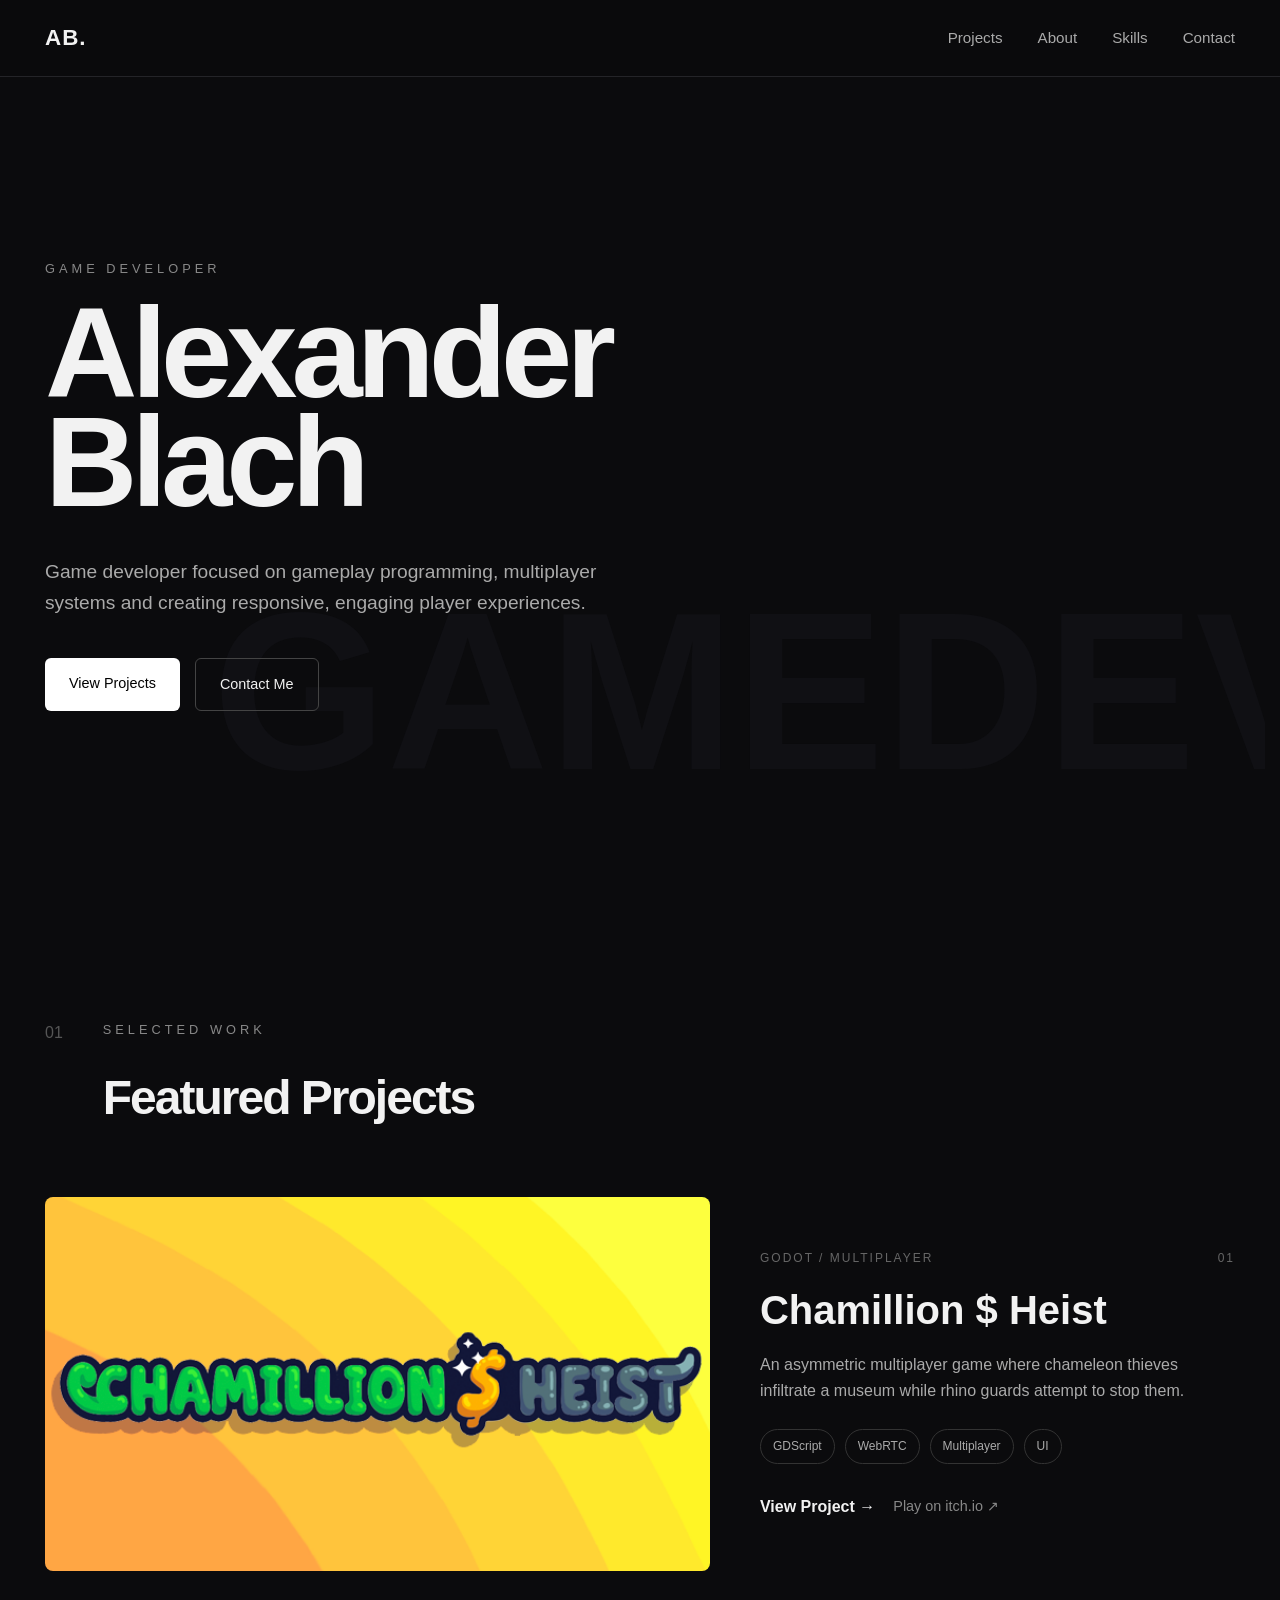
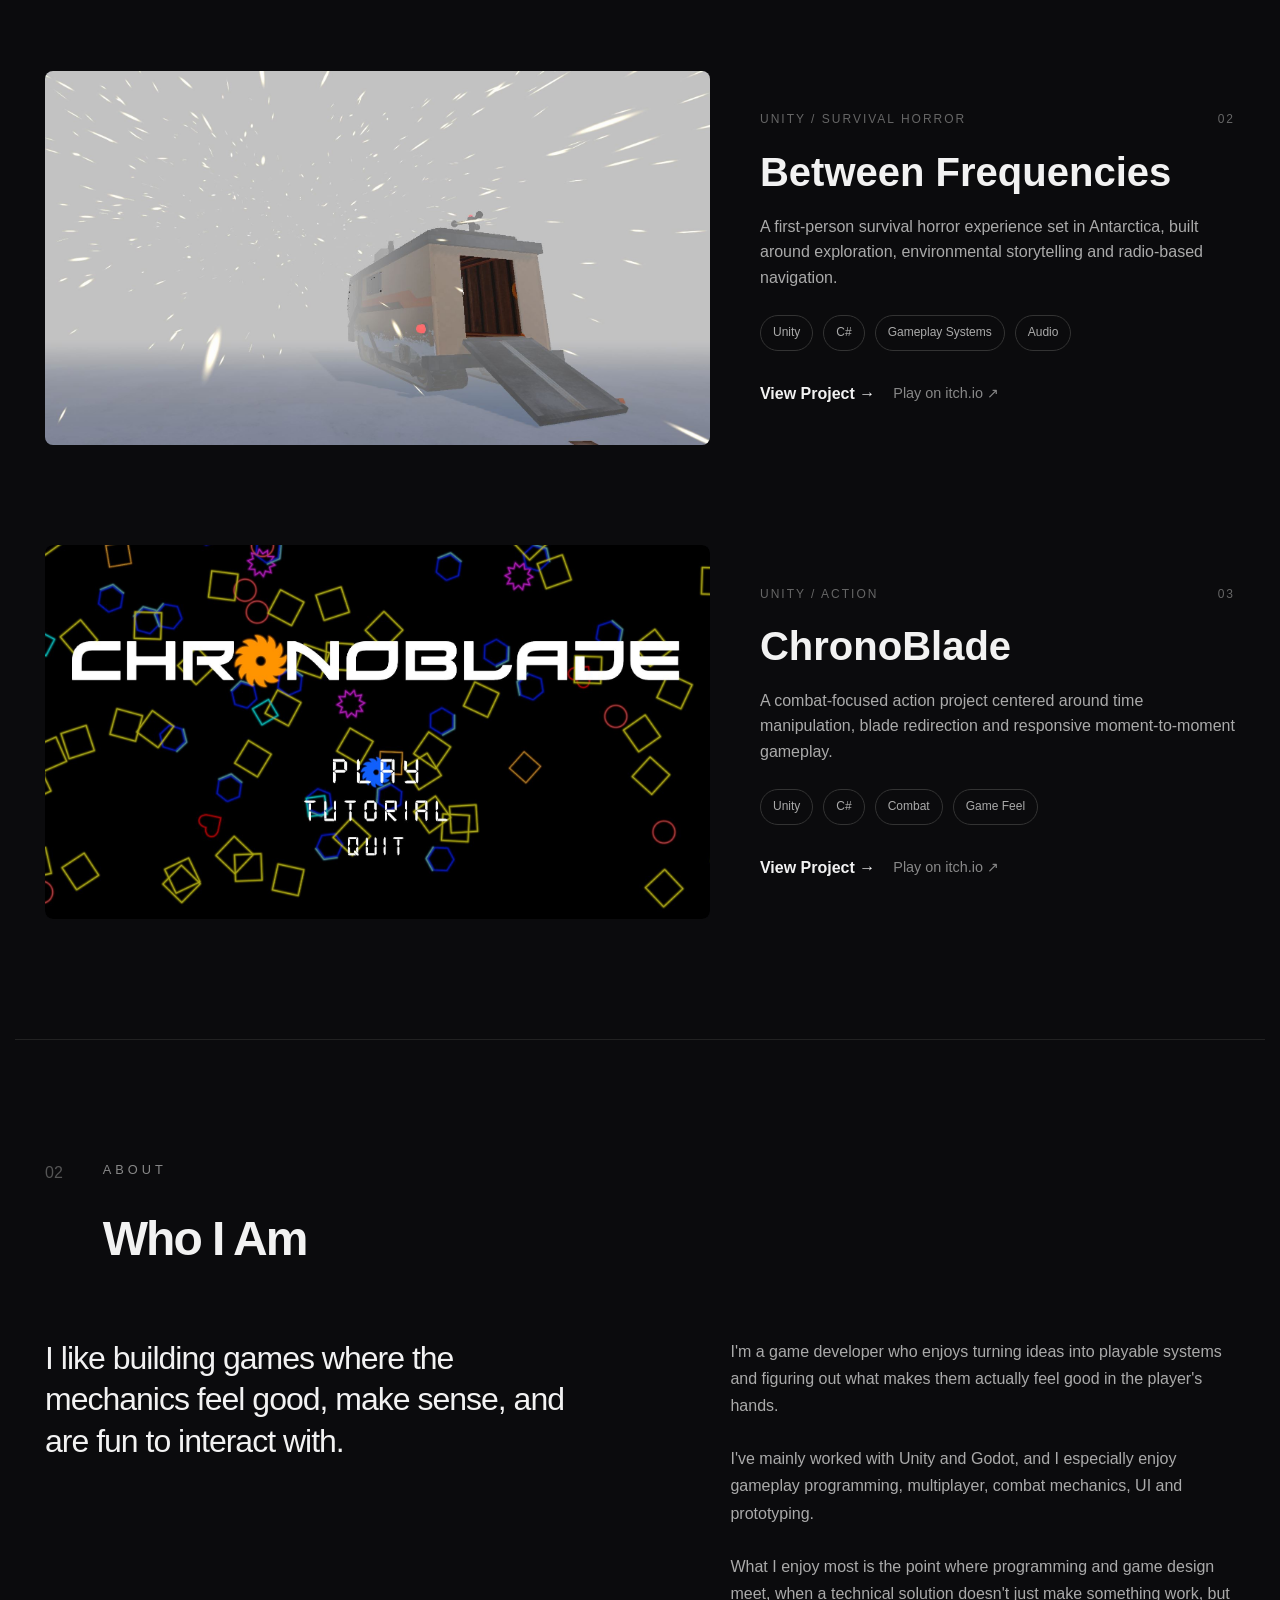
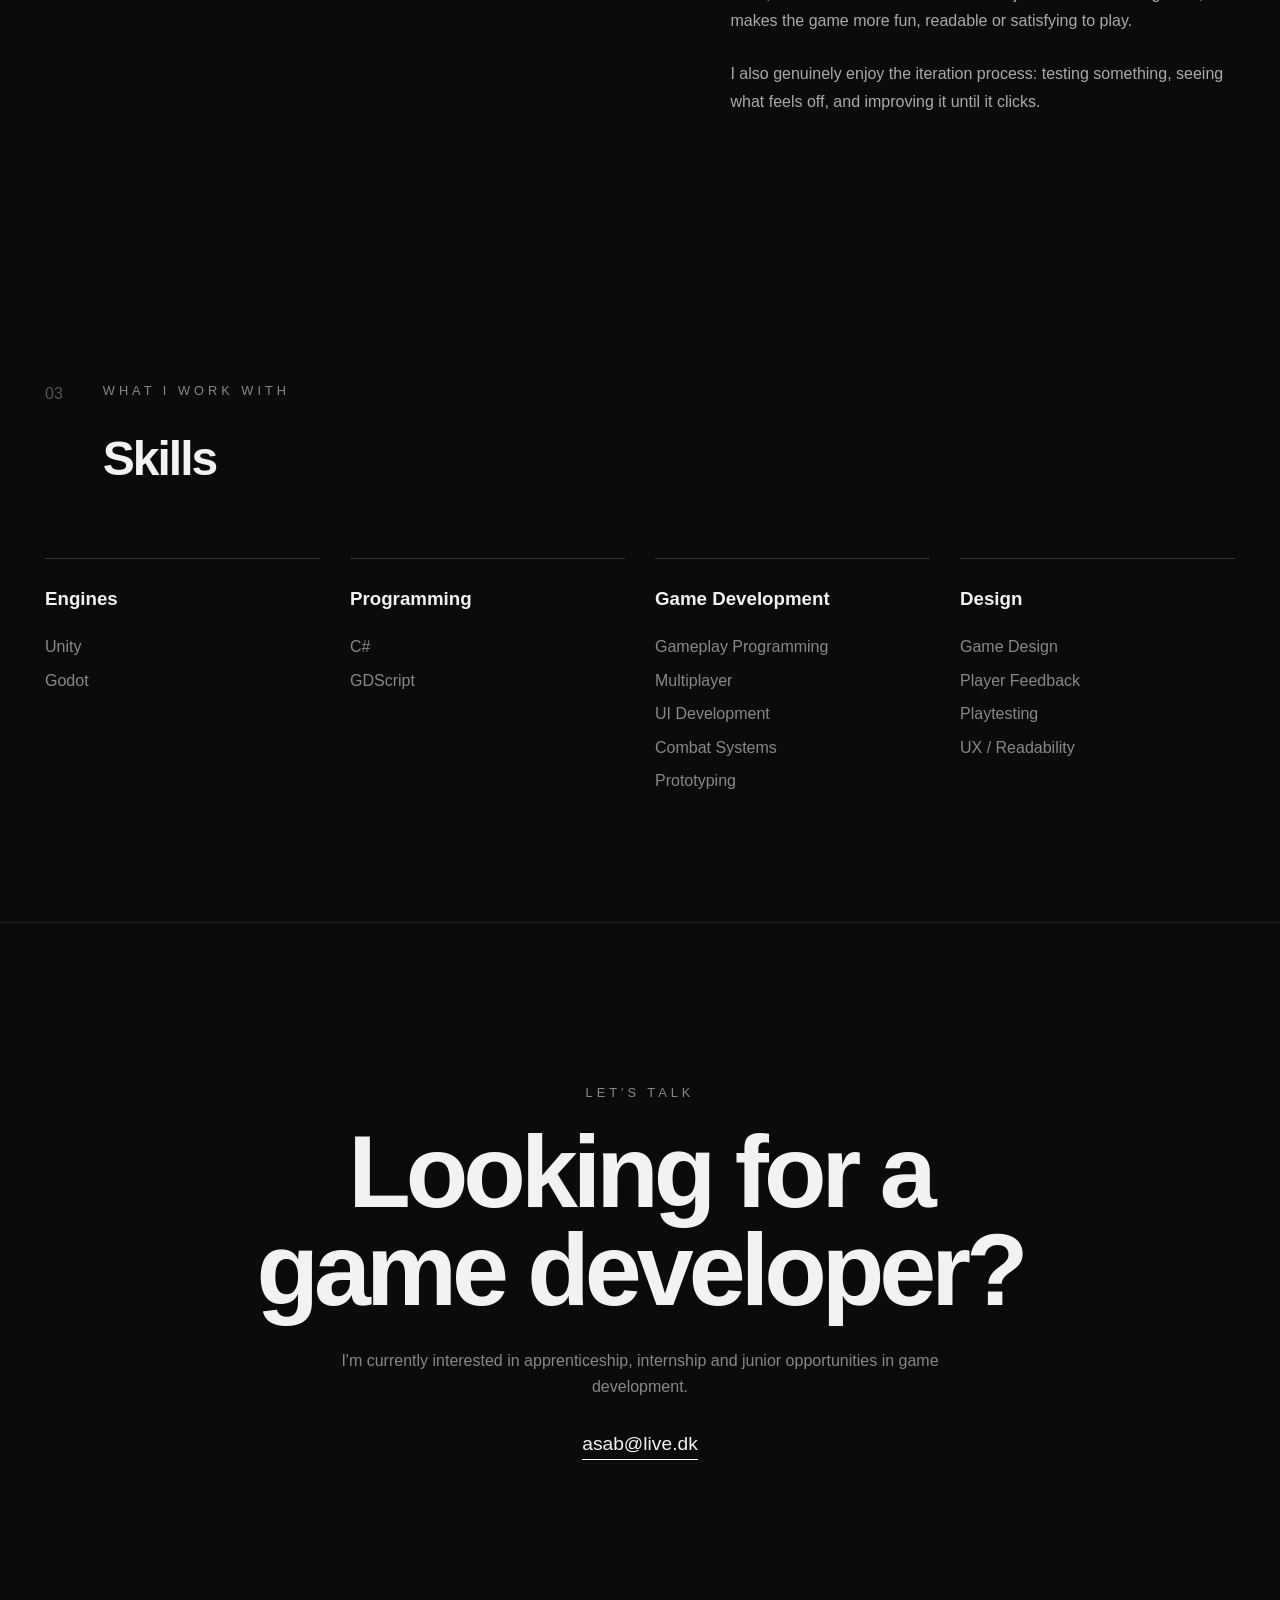
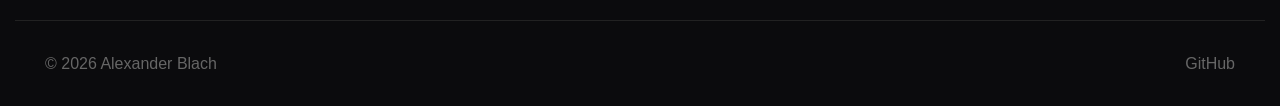
<file: index.html>
<!DOCTYPE html>
<html lang="en">

<head>
    <meta charset="UTF-8">
    <meta name="viewport" content="width=device-width, initial-scale=1.0">

    <title>Alexander Blach | Game Developer</title>

    <link rel="stylesheet" href="style.css">
</head>

<body>

    <!-- NAVIGATION -->
    <nav class="navbar">
        <div class="nav-container">

            <a href="#" class="logo">AB.</a>

            <div class="nav-links">
                <a href="#projects">Projects</a>
                <a href="#about">About</a>
                <a href="#skills">Skills</a>
                <a href="#contact">Contact</a>
            </div>

        </div>
    </nav>


    <!-- HERO -->
    <header class="hero">

        <div class="hero-content">

            <p class="eyebrow">GAME DEVELOPER</p>

            <h1>
                Alexander<br>
                Blach
            </h1>

            <p class="hero-description">
                Game developer focused on gameplay programming,
                multiplayer systems and creating responsive,
                engaging player experiences.
            </p>

            <div class="hero-buttons">
                <a href="#projects" class="button primary-button">
                    View Projects
                </a>

                <a href="#contact" class="button secondary-button">
                    Contact Me
                </a>
            </div>

        </div>

        <div class="hero-background-text">
            GAMEDEV
        </div>

    </header>


    <!-- PROJECTS -->
    <section id="projects" class="section">

        <div class="section-header">
            <p class="section-number">01</p>

            <div>
                <p class="eyebrow">SELECTED WORK</p>
                <h2>Featured Projects</h2>
            </div>
        </div>


        <div class="projects-grid">

            <!-- CHAMELEONS VS RHINOS -->
            <article class="project-card">

                <a href="projects/chameleons-vs-rhinos.html"
                   class="project-image-link"
                   aria-label="View Chamillion $ Heist project">

                    <div class="project-image hover-video"
                         onmouseenter="startPreview(this)"
                         onmouseleave="stopPreview(this)">

                        <img
                            src="assets/images/ChamillionItchBanner.png"
                            alt="Chamillion $ Heist gameplay">

                        <video muted loop playsinline preload="metadata">
                            <source src="assets/videos/Chamillion.mp4" type="video/mp4">
                        </video>

                    </div>

                </a>

                <div class="project-content">

                    <div class="project-topline">
                        <p>GODOT / MULTIPLAYER</p>
                        <span>01</span>
                    </div>

                    <h3>Chamillion $ Heist</h3>

                    <p class="project-description">
                        An asymmetric multiplayer game where
                        chameleon thieves infiltrate a museum while
                        rhino guards attempt to stop them.
                    </p>

                    <div class="project-tags">
                        <span>GDScript</span>
                        <span>WebRTC</span>
                        <span>Multiplayer</span>
                        <span>UI</span>
                    </div>

                   <div class="project-actions">
                        <a href="projects/chameleons-vs-rhinos.html" class="project-link">
                                View Project →
                      </a>

                        <a href="https://frederik-dencker.itch.io/chamillion-heist"
                               target="_blank"
                       rel="noopener noreferrer"
                       class="play-link">
                        Play on itch.io ↗
                            </a>
                    </div>

                </div>

            </article>


            <!-- BETWEEN FREQUENCIES -->
            <article class="project-card">

                <a href="projects/between-frequencies.html"
                   class="project-image-link"
                   aria-label="View Between Frequencies project">

                    <div class="project-image hover-video"
                         onmouseenter="startPreview(this)"
                         onmouseleave="stopPreview(this)">

                        <img
                            src="assets/images/betweenfreq.JPG"
                            alt="Between Frequencies gameplay">

                        <video muted loop playsinline preload="metadata">
                            <source src="assets/videos/BetweenFrequencies.mp4" type="video/mp4">
                        </video>

                    </div>

                </a>

                <div class="project-content">

                    <div class="project-topline">
                        <p>UNITY / SURVIVAL HORROR</p>
                        <span>02</span>
                    </div>

                    <h3>Between Frequencies</h3>

                    <p class="project-description">
                        A first-person survival horror experience
                        set in Antarctica, built around exploration,
                        environmental storytelling and radio-based navigation.
                    </p>

                    <div class="project-tags">
                        <span>Unity</span>
                        <span>C#</span>
                        <span>Gameplay Systems</span>
                        <span>Audio</span>
                    </div>

                    <div class="project-actions">
    <a href="projects/between-frequencies.html" class="project-link">
        View Project →
    </a>

    <a href="https://frederik-dencker.itch.io/between-frequencies"
       target="_blank"
       rel="noopener noreferrer"
       class="play-link">
        Play on itch.io ↗
    </a>
</div>

                </div>

            </article>


            <!-- CHRONOBLADE -->
            <article class="project-card">

               <a href="projects/chronoblade.html"
                  class="project-image-link"
                  aria-label="View ChronoBlade project">

                    <div class="project-image hover-video"
                         onmouseenter="startPreview(this)"
                         onmouseleave="stopPreview(this)">

                        <img
                            src="assets/images/chronoblade.JPG"
                            alt="ChronoBlade gameplay">

                        <video muted loop playsinline preload="metadata">
                            <source src="assets/videos/chronoblade-web.mp4" type="video/mp4">
                        </video>

                    </div>

               </a>

                <div class="project-content">

                    <div class="project-topline">
                        <p>UNITY / ACTION</p>
                        <span>03</span>
                    </div>

                    <h3>ChronoBlade</h3>

                    <p class="project-description">
                        A combat-focused action project centered
                        around time manipulation, blade redirection
                        and responsive moment-to-moment gameplay.
                    </p>

                    <div class="project-tags">
                        <span>Unity</span>
                        <span>C#</span>
                        <span>Combat</span>
                        <span>Game Feel</span>
                    </div>

                   <div class="project-actions">
    <a href="projects/chronoblade.html" class="project-link">
        View Project →
    </a>

    <a href="https://frederik-dencker.itch.io/chronoblade"
       target="_blank"
       rel="noopener noreferrer"
       class="play-link">
        Play on itch.io ↗
    </a>
</div>

                </div>

            </article>

        </div>

    </section>


    <!-- ABOUT -->
    <section id="about" class="section about-section">

        <div class="section-header">
            <p class="section-number">02</p>

            <div>
                <p class="eyebrow">ABOUT</p>
                <h2>Who I Am</h2>
            </div>
        </div>


<div class="about-grid">

    <div class="about-large-text">
        I like building games where the mechanics feel good,
        make sense, and are fun to interact with.
    </div>

    <div class="about-text">

        <p>
            I'm a game developer who enjoys turning ideas into
            playable systems and figuring out what makes them
            actually feel good in the player's hands.
        </p>

        <p>
            I've mainly worked with Unity and Godot, and I especially
            enjoy gameplay programming, multiplayer, combat mechanics,
            UI and prototyping.
        </p>

        <p>
            What I enjoy most is the point where programming and
            game design meet, when a technical solution doesn't
            just make something work, but makes the game more fun,
            readable or satisfying to play.
        </p>

        <p>
            I also genuinely enjoy the iteration process: testing
            something, seeing what feels off, and improving it until
            it clicks.
        </p>

    </div>

</div>

    </section>


    <!-- SKILLS -->
    <section id="skills" class="section">

        <div class="section-header">
            <p class="section-number">03</p>

            <div>
                <p class="eyebrow">WHAT I WORK WITH</p>
                <h2>Skills</h2>
            </div>
        </div>


        <div class="skills-grid">

            <div class="skill-category">
                <h3>Engines</h3>

                <ul>
                    <li>Unity</li>
                    <li>Godot</li>
                </ul>
            </div>


            <div class="skill-category">
                <h3>Programming</h3>

                <ul>
                    <li>C#</li>
                    <li>GDScript</li>
                </ul>
            </div>


            <div class="skill-category">
                <h3>Game Development</h3>

                <ul>
                    <li>Gameplay Programming</li>
                    <li>Multiplayer</li>
                    <li>UI Development</li>
                    <li>Combat Systems</li>
                    <li>Prototyping</li>
                </ul>
            </div>


            <div class="skill-category">
                <h3>Design</h3>

                <ul>
                    <li>Game Design</li>
                    <li>Player Feedback</li>
                    <li>Playtesting</li>
                    <li>UX / Readability</li>
                </ul>
            </div>

        </div>

    </section>


    <!-- CONTACT -->
    <section id="contact" class="contact-section">

        <p class="eyebrow">LET'S TALK</p>

        <h2>
            Looking for a<br>
            game developer?
        </h2>

        <p class="contact-description">
            I'm currently interested in apprenticeship,
            internship and junior opportunities in game development.
        </p>

       <a href="mailto:asab@live.dk" class="contact-link">
    asab@live.dk
        </a>

    </section>


    <!-- FOOTER -->
    <footer>

    <p>
        © 2026 Alexander Blach
    </p>

    <div class="footer-links">

        <a href="https://github.com/BlachGames"
           target="_blank"
           rel="noopener noreferrer">
            GitHub
        </a>

    </div>

</footer>
<script>
    function startPreview(container) {
        const video = container.querySelector("video");

        if (!video) return;

        video.currentTime = 0;

        const promise = video.play();

        if (promise !== undefined) {
            promise.catch(error => {
                console.log("Video could not play:", error);
            });
        }
    }


    function stopPreview(container) {
        const video = container.querySelector("video");

        if (!video) return;

        video.pause();
        video.currentTime = 0;
    }
</script>
</body>

</html>
</file>
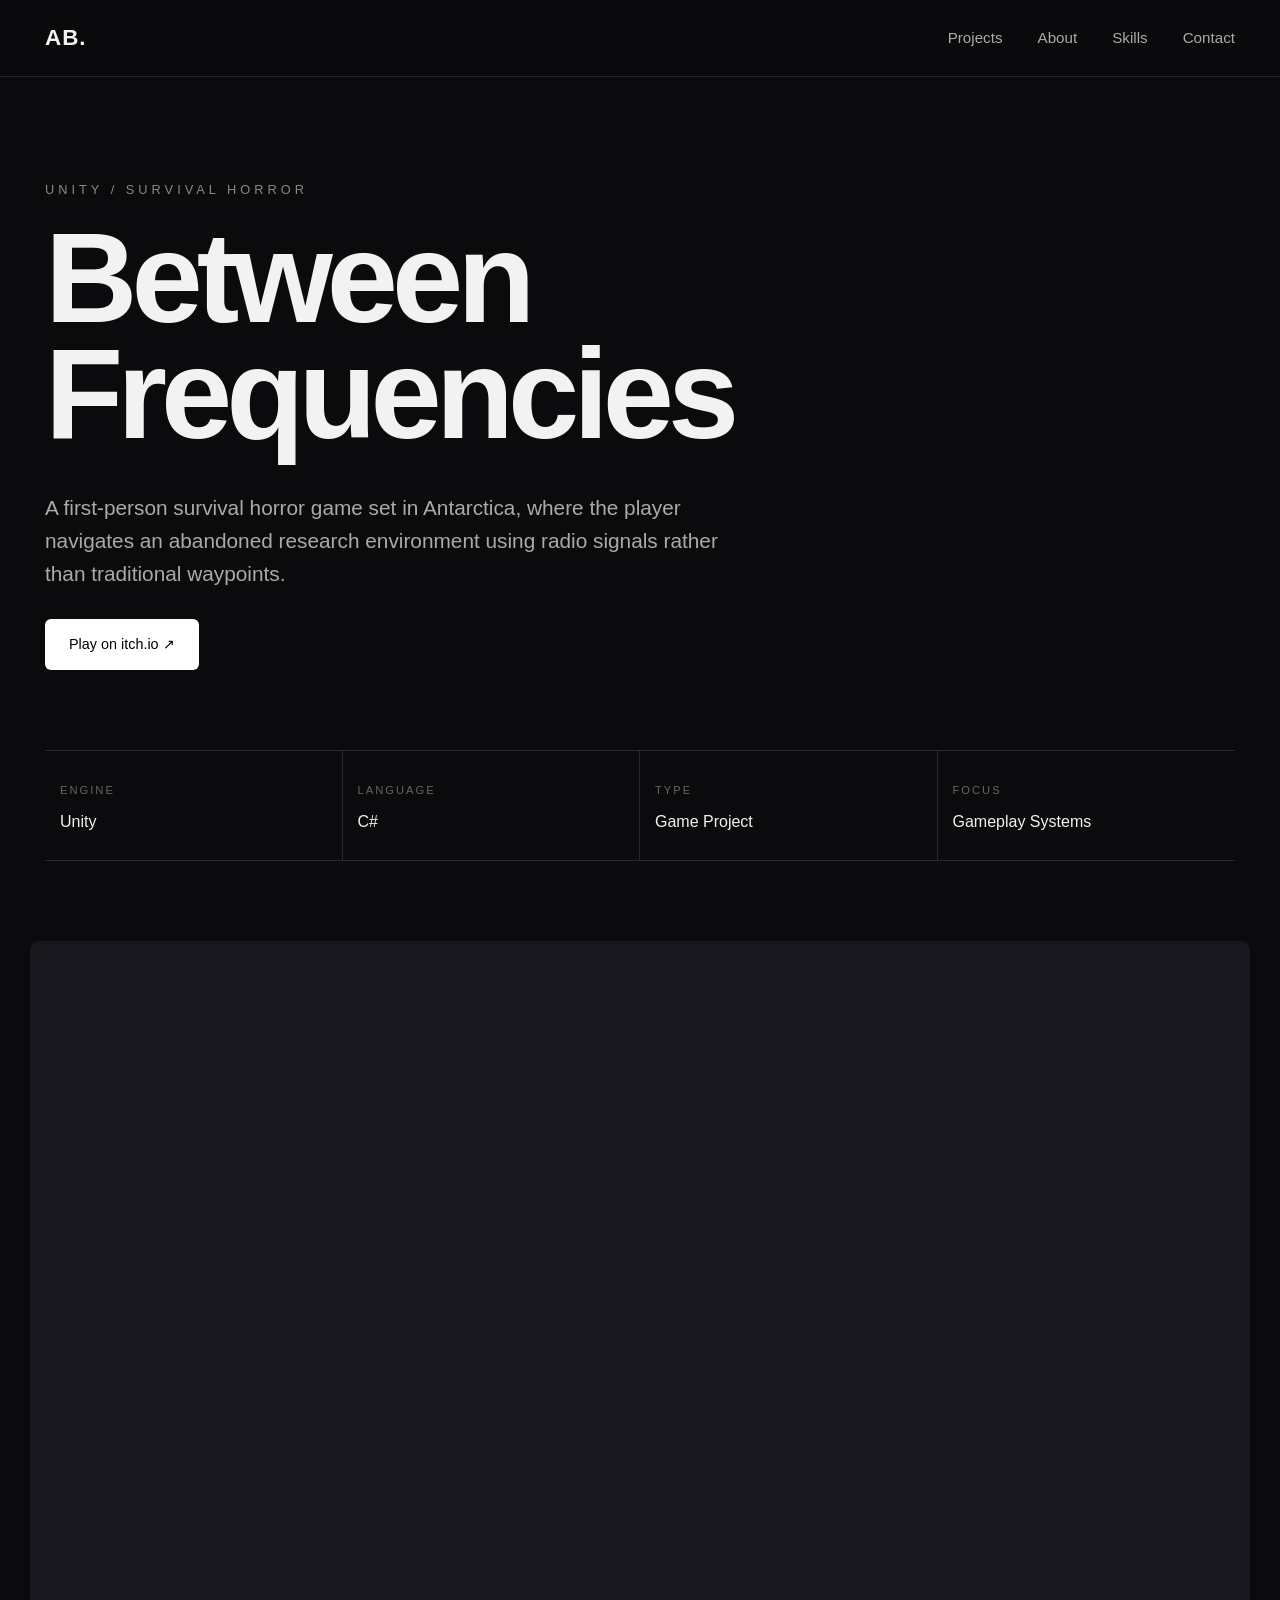
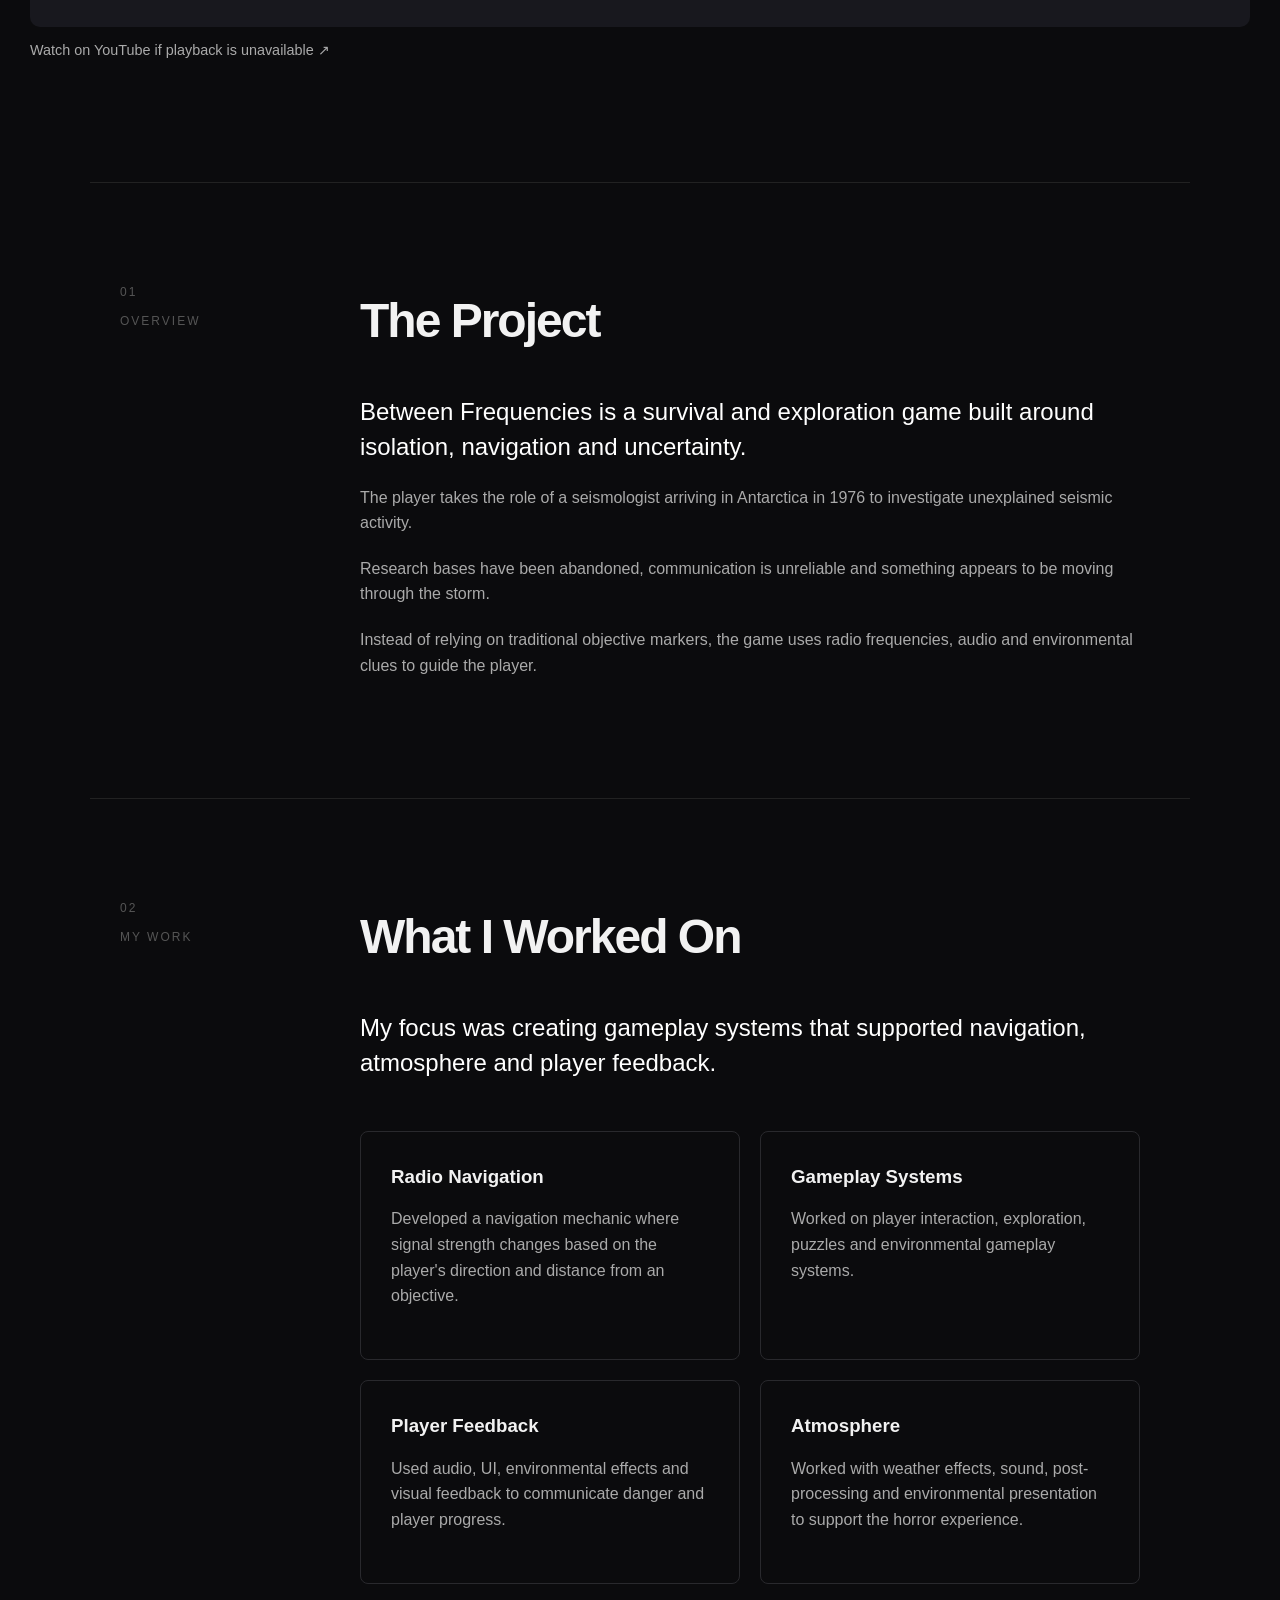
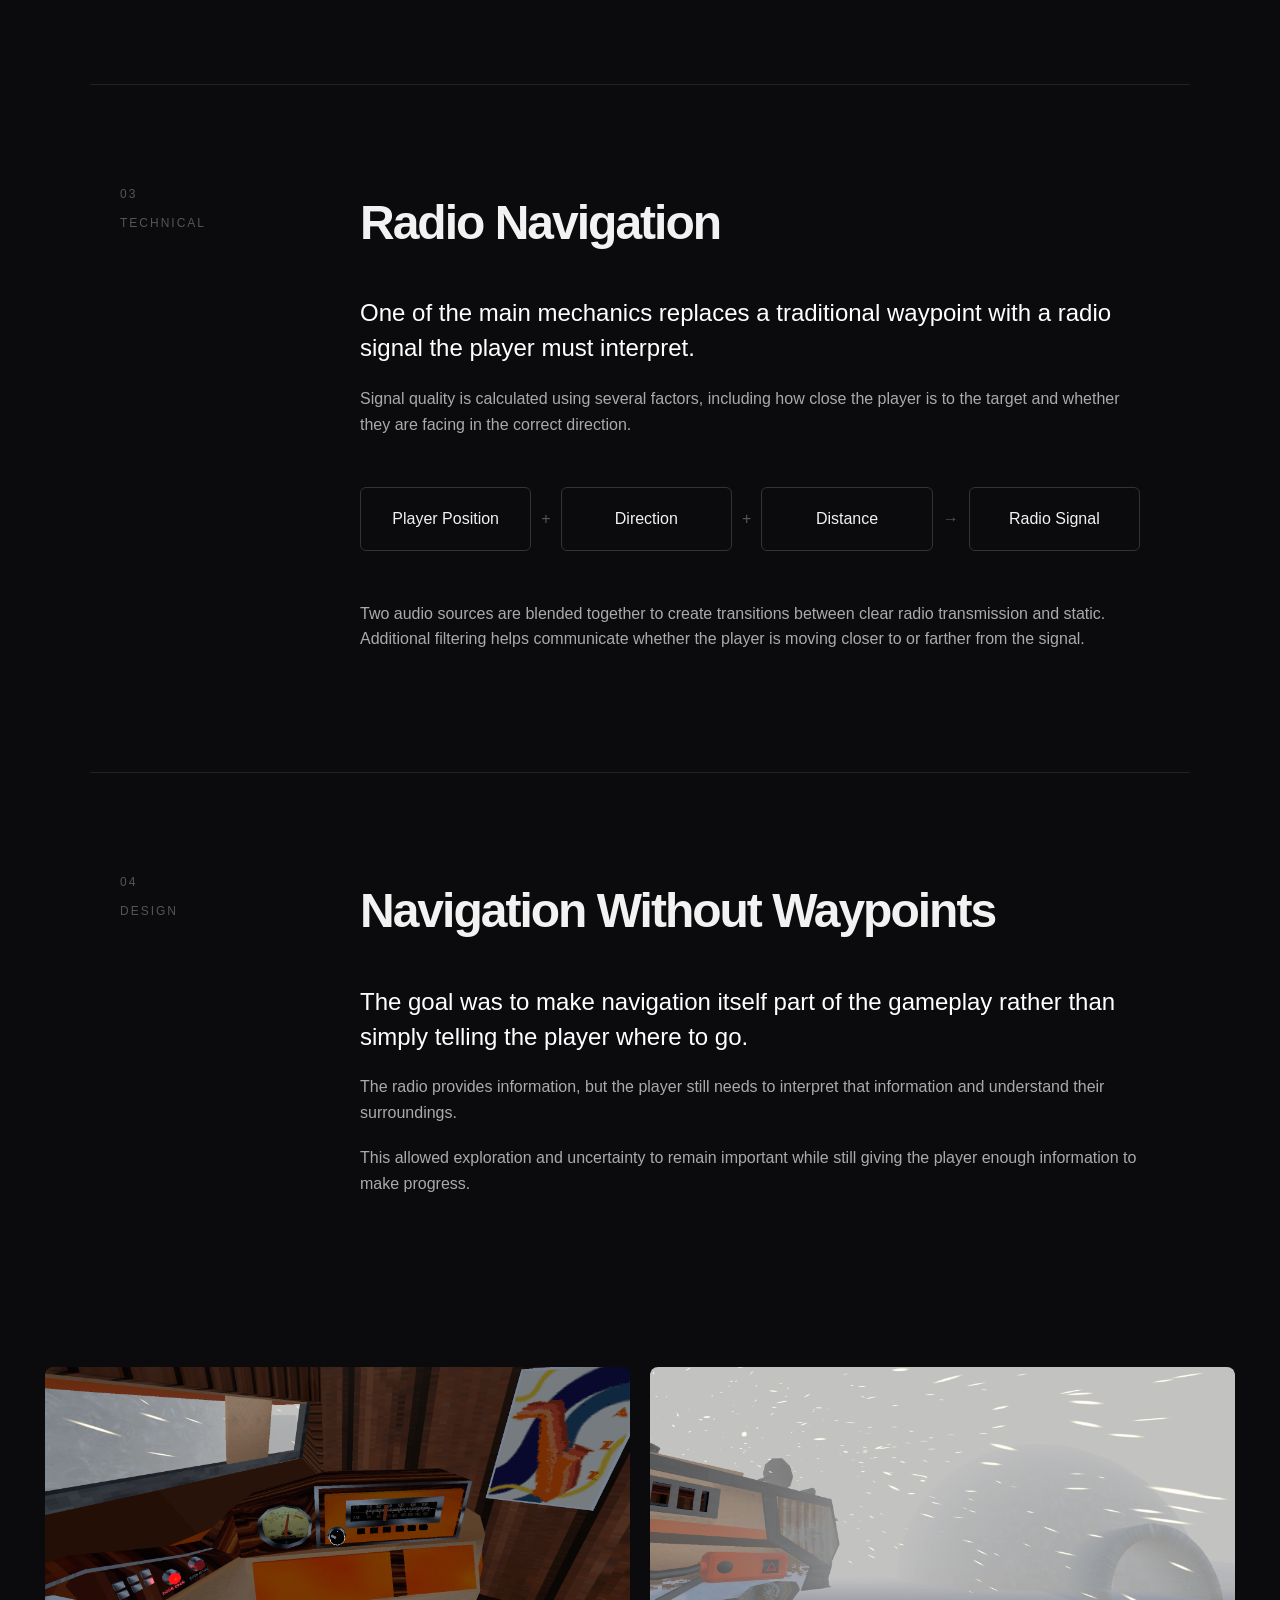
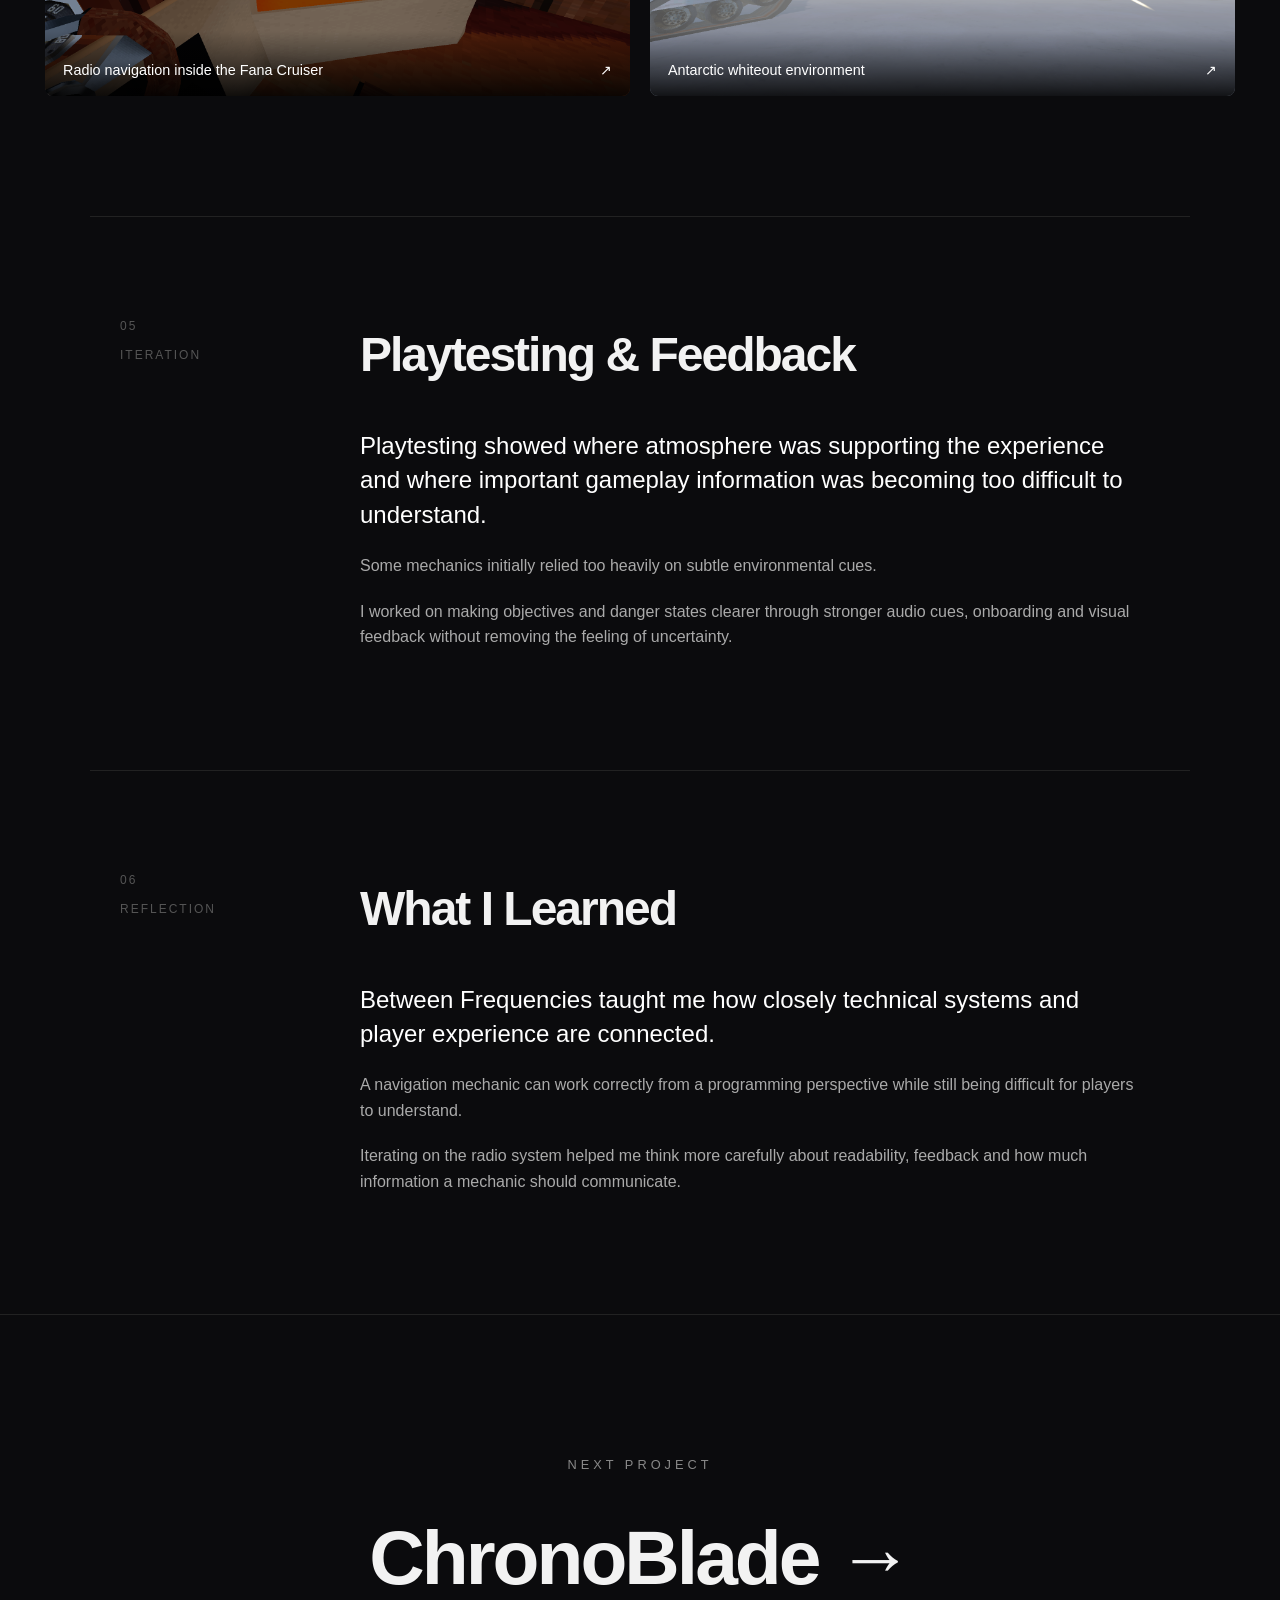
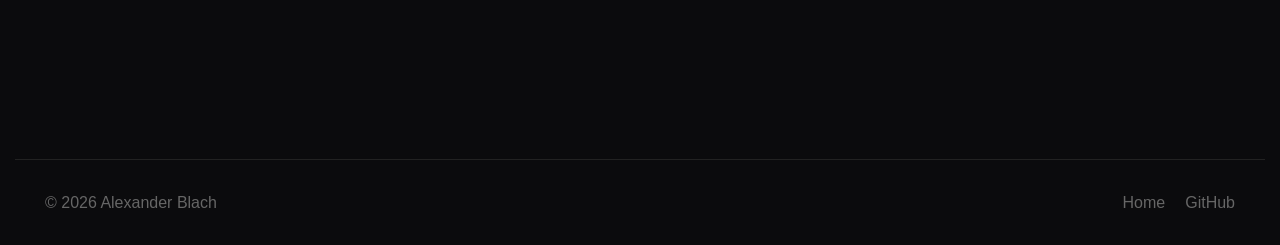
<file: projects/between-frequencies.html>
<!DOCTYPE html>
<html lang="en">

<head>
    <meta charset="UTF-8">
    <meta name="viewport" content="width=device-width, initial-scale=1.0">

    <title>Between Frequencies | Alexander Blach</title>

    <link rel="stylesheet" href="../style.css">
</head>

<body>

    <!-- NAVIGATION -->
    <nav class="navbar">
        <div class="nav-container">

            <a href="../index.html" class="logo">AB.</a>

            <div class="nav-links">
                <a href="../index.html#projects">Projects</a>
                <a href="../index.html#about">About</a>
                <a href="../index.html#skills">Skills</a>
                <a href="../index.html#contact">Contact</a>
            </div>

        </div>
    </nav>


    <!-- PROJECT HERO -->
    <header class="project-page-hero">

        <div class="project-page-header">

            <p class="eyebrow">UNITY / SURVIVAL HORROR</p>

            <h1>Between<br>Frequencies</h1>

            <p class="project-page-intro">
                A first-person survival horror game set in Antarctica,
                where the player navigates an abandoned research
                environment using radio signals rather than traditional
                waypoints.
            </p>
<a href="https://frederik-dencker.itch.io/between-frequencies"
    target="_blank"
   rel="noopener noreferrer"
   class="button primary-button project-play-button">
    Play on itch.io ↗
</a>
        </div>


        <div class="project-meta">

            <div>
                <span>ENGINE</span>
                <p>Unity</p>
            </div>

            <div>
                <span>LANGUAGE</span>
                <p>C#</p>
            </div>

            <div>
                <span>TYPE</span>
                <p>Game Project</p>
            </div>

            <div>
                <span>FOCUS</span>
                <p>Gameplay Systems</p>
            </div>

        </div>

    </header>


    <!-- HERO IMAGE -->
    <section class="project-page-media">

        <div class="project-video-embed">
            <iframe
                src="https://www.youtube-nocookie.com/embed/oS23d6kz6qs"
                title="Between Frequencies gameplay trailer"
                loading="lazy"
                referrerpolicy="strict-origin-when-cross-origin"
                allow="accelerometer; autoplay; clipboard-write; encrypted-media; gyroscope; picture-in-picture; web-share"
                allowfullscreen></iframe>
        </div>
        <p class="project-video-link"><a href="https://www.youtube.com/watch?v=oS23d6kz6qs" target="_blank" rel="noopener noreferrer">Watch on YouTube if playback is unavailable ↗</a></p>

    </section>


    <!-- OVERVIEW -->
    <section class="project-detail-section">

        <div class="project-detail-label">
            <p>01</p>
            <span>OVERVIEW</span>
        </div>

        <div class="project-detail-content">

            <h2>The Project</h2>

            <p class="large-paragraph">
                Between Frequencies is a survival and exploration
                game built around isolation, navigation and uncertainty.
            </p>

            <p>
                The player takes the role of a seismologist arriving
                in Antarctica in 1976 to investigate unexplained
                seismic activity.
            </p>

            <p>
                Research bases have been abandoned, communication is
                unreliable and something appears to be moving through
                the storm.
            </p>

            <p>
                Instead of relying on traditional objective markers,
                the game uses radio frequencies, audio and environmental
                clues to guide the player.
            </p>

        </div>

    </section>


    <!-- MY ROLE -->
    <section class="project-detail-section">

        <div class="project-detail-label">
            <p>02</p>
            <span>MY WORK</span>
        </div>

        <div class="project-detail-content">

            <h2>What I Worked On</h2>

            <p class="large-paragraph">
                My focus was creating gameplay systems that supported
                navigation, atmosphere and player feedback.
            </p>


            <div class="role-grid">

                <div class="role-card">
                    <h3>Radio Navigation</h3>

                    <p>
                        Developed a navigation mechanic where signal
                        strength changes based on the player's direction
                        and distance from an objective.
                    </p>
                </div>


                <div class="role-card">
                    <h3>Gameplay Systems</h3>

                    <p>
                        Worked on player interaction, exploration,
                        puzzles and environmental gameplay systems.
                    </p>
                </div>


                <div class="role-card">
                    <h3>Player Feedback</h3>

                    <p>
                        Used audio, UI, environmental effects and
                        visual feedback to communicate danger and
                        player progress.
                    </p>
                </div>


                <div class="role-card">
                    <h3>Atmosphere</h3>

                    <p>
                        Worked with weather effects, sound,
                        post-processing and environmental presentation
                        to support the horror experience.
                    </p>
                </div>

            </div>

        </div>

    </section>


    <!-- RADIO SYSTEM -->
    <section class="project-detail-section">

        <div class="project-detail-label">
            <p>03</p>
            <span>TECHNICAL</span>
        </div>

        <div class="project-detail-content">

            <h2>Radio Navigation</h2>

            <p class="large-paragraph">
                One of the main mechanics replaces a traditional
                waypoint with a radio signal the player must interpret.
            </p>

            <p>
                Signal quality is calculated using several factors,
                including how close the player is to the target and
                whether they are facing in the correct direction.
            </p>


            <div class="technical-diagram">

                <div>Player Position</div>
                <span>+</span>
                <div>Direction</div>
                <span>+</span>
                <div>Distance</div>
                <span>→</span>
                <div>Radio Signal</div>

            </div>


            <p>
                Two audio sources are blended together to create
                transitions between clear radio transmission and static.
                Additional filtering helps communicate whether the player
                is moving closer to or farther from the signal.
            </p>

        </div>

    </section>


    <!-- PLAYER EXPERIENCE -->
    <section class="project-detail-section">

        <div class="project-detail-label">
            <p>04</p>
            <span>DESIGN</span>
        </div>

        <div class="project-detail-content">

            <h2>Navigation Without Waypoints</h2>

            <p class="large-paragraph">
                The goal was to make navigation itself part of the
                gameplay rather than simply telling the player where
                to go.
            </p>

            <p>
                The radio provides information, but the player still
                needs to interpret that information and understand
                their surroundings.
            </p>

            <p>
                This allowed exploration and uncertainty to remain
                important while still giving the player enough
                information to make progress.
            </p>

        </div>

    </section>


    <!-- IMAGES -->
    <section class="project-image-grid">

        <a class="project-screenshot" href="../assets/images/Between1.png" target="_blank" rel="noopener noreferrer">
            <img src="../assets/images/Between1.png" alt="Close-up of the radio navigation system inside the Antarctic vehicle" loading="lazy" onerror="this.onerror=null;this.src='../assets/images/betweenfreq.JPG';this.parentElement.href=this.src;">
            <span class="project-screenshot-caption">Radio navigation inside the Fana Cruiser <span aria-hidden="true">↗</span></span>
        </a>

        <a class="project-screenshot" href="../assets/images/Between2.png" target="_blank" rel="noopener noreferrer">
            <img src="../assets/images/Between2.png" alt="Snowstorm outside the Antarctic research vehicle, with an ice tunnel in the distance" loading="lazy" onerror="this.onerror=null;this.src='../assets/images/betweenfreq.JPG';this.parentElement.href=this.src;">
            <span class="project-screenshot-caption">Antarctic whiteout environment <span aria-hidden="true">↗</span></span>
        </a>

    </section>


    <!-- PLAYTESTING -->
    <section class="project-detail-section">

        <div class="project-detail-label">
            <p>05</p>
            <span>ITERATION</span>
        </div>

        <div class="project-detail-content">

            <h2>Playtesting & Feedback</h2>

            <p class="large-paragraph">
                Playtesting showed where atmosphere was supporting
                the experience and where important gameplay information
                was becoming too difficult to understand.
            </p>

            <p>
                Some mechanics initially relied too heavily on subtle
                environmental cues.
            </p>

            <p>
                I worked on making objectives and danger states clearer
                through stronger audio cues, onboarding and visual
                feedback without removing the feeling of uncertainty.
            </p>

        </div>

    </section>


    <!-- REFLECTION -->
    <section class="project-detail-section">

        <div class="project-detail-label">
            <p>06</p>
            <span>REFLECTION</span>
        </div>

        <div class="project-detail-content">

            <h2>What I Learned</h2>

            <p class="large-paragraph">
                Between Frequencies taught me how closely technical
                systems and player experience are connected.
            </p>

            <p>
                A navigation mechanic can work correctly from a
                programming perspective while still being difficult
                for players to understand.
            </p>

            <p>
                Iterating on the radio system helped me think more
                carefully about readability, feedback and how much
                information a mechanic should communicate.
            </p>

        </div>

    </section>


    <!-- NEXT PROJECT -->
    <section class="next-project">

        <p class="eyebrow">NEXT PROJECT</p>

        <a href="chronoblade.html">
            ChronoBlade →
        </a>

    </section>


    <footer>

        <p>© 2026 Alexander Blach</p>

        <div class="footer-links">
            <a href="../index.html">Home</a>
            <a href="https://github.com/BlachGames" target="_blank" rel="noopener noreferrer">GitHub</a>
        </div>

    </footer>

</body>

</html>
</file>
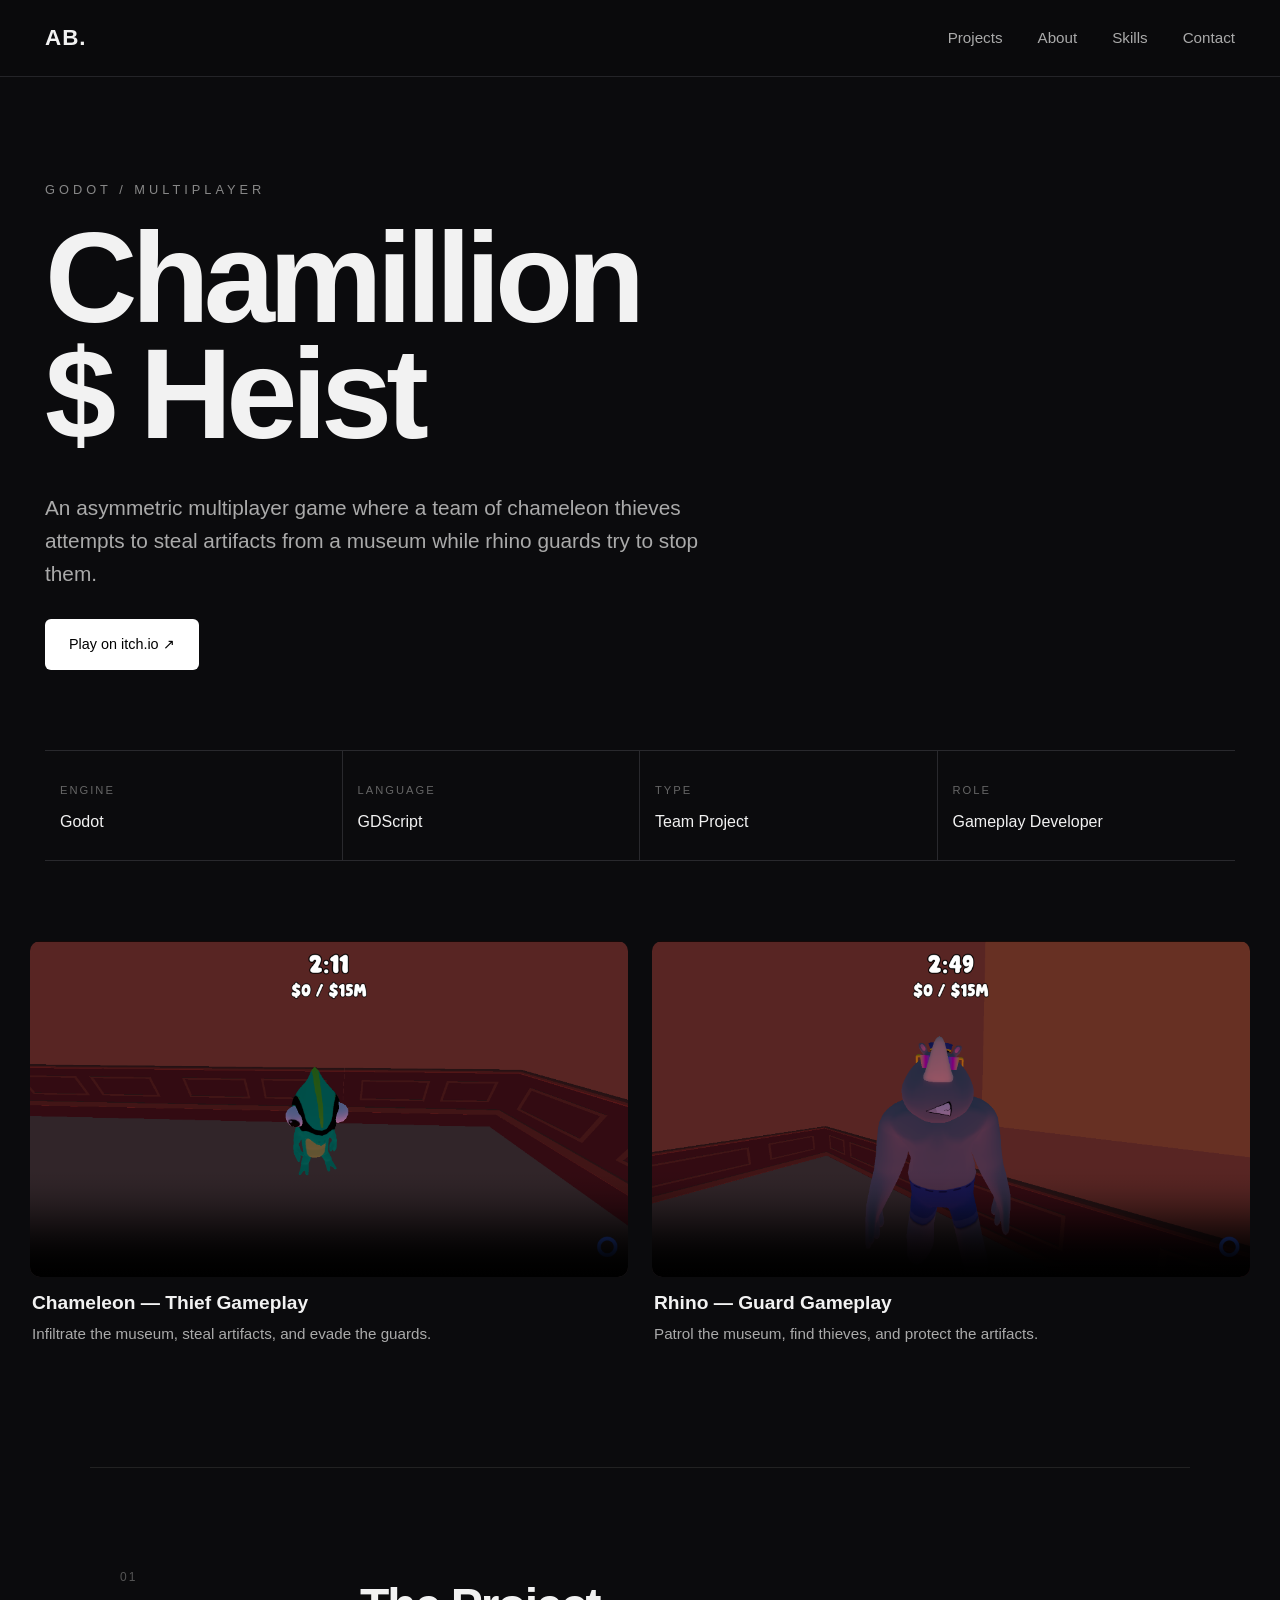
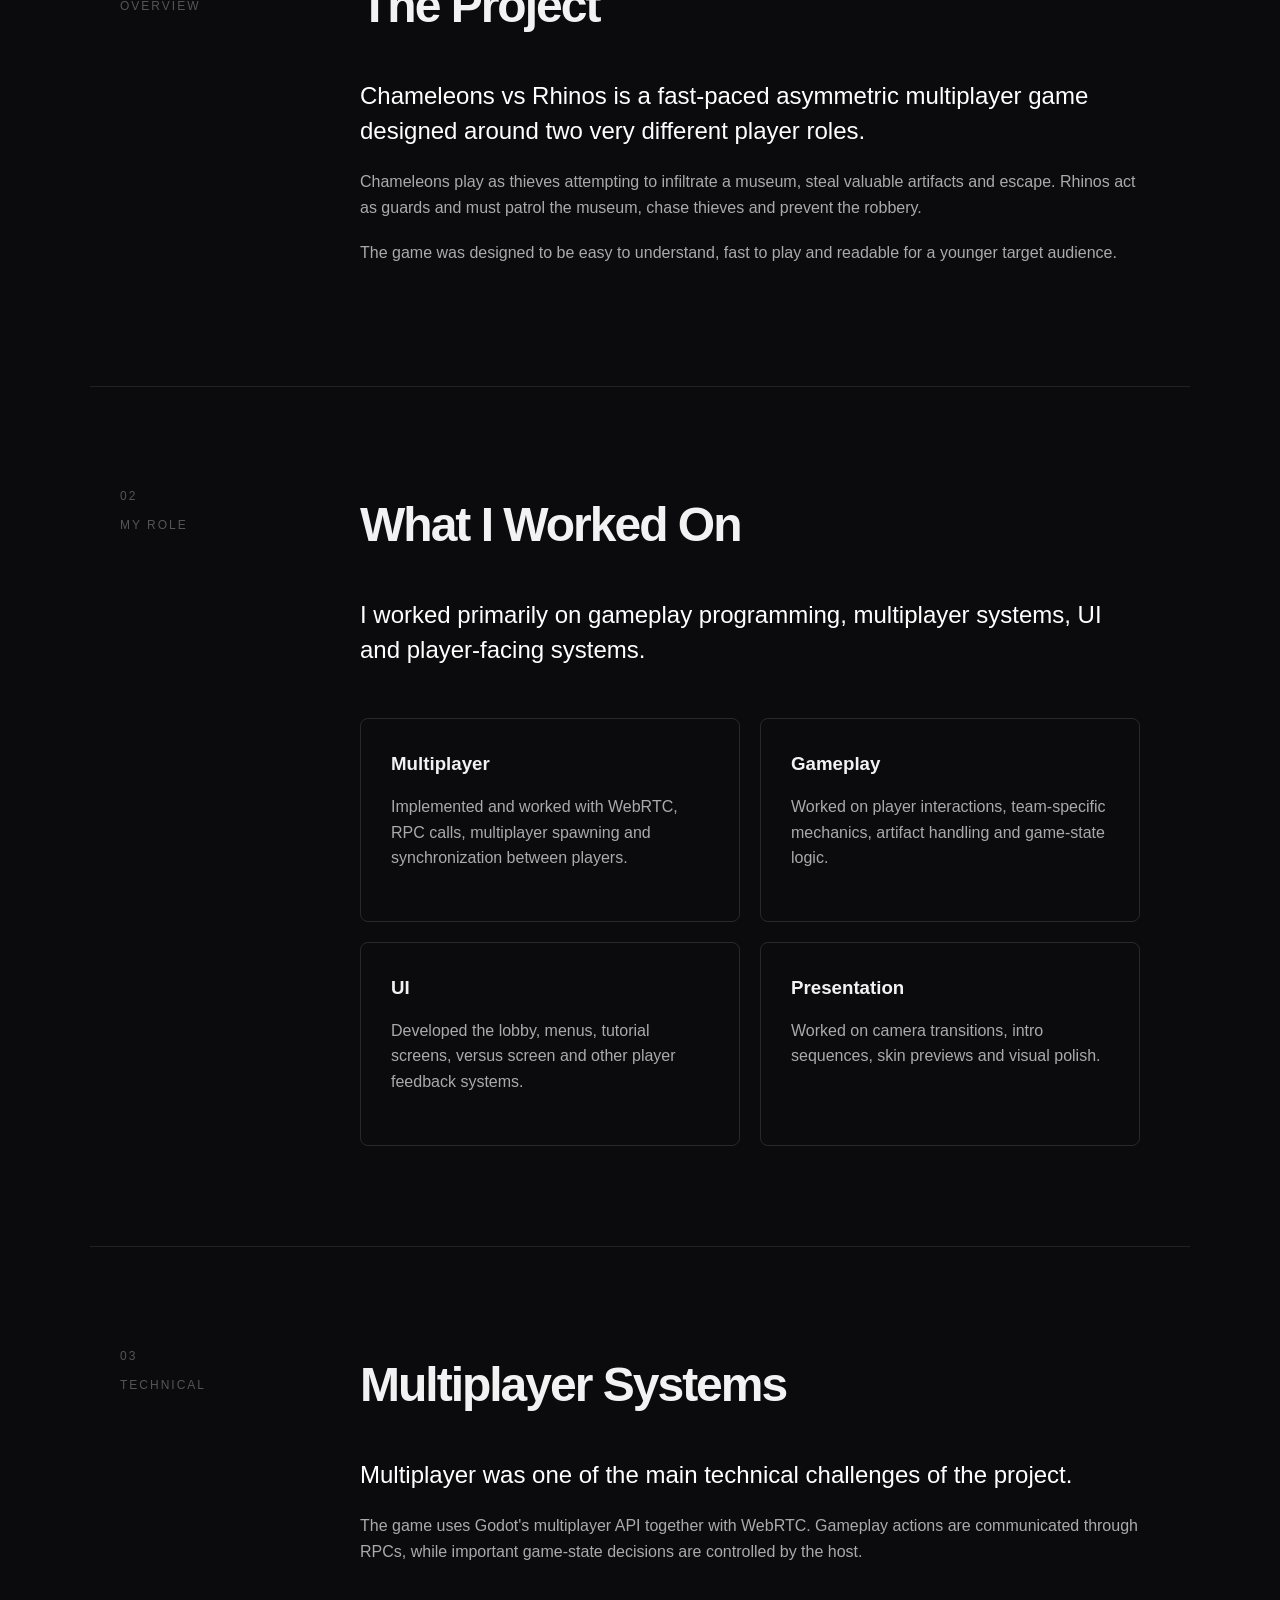
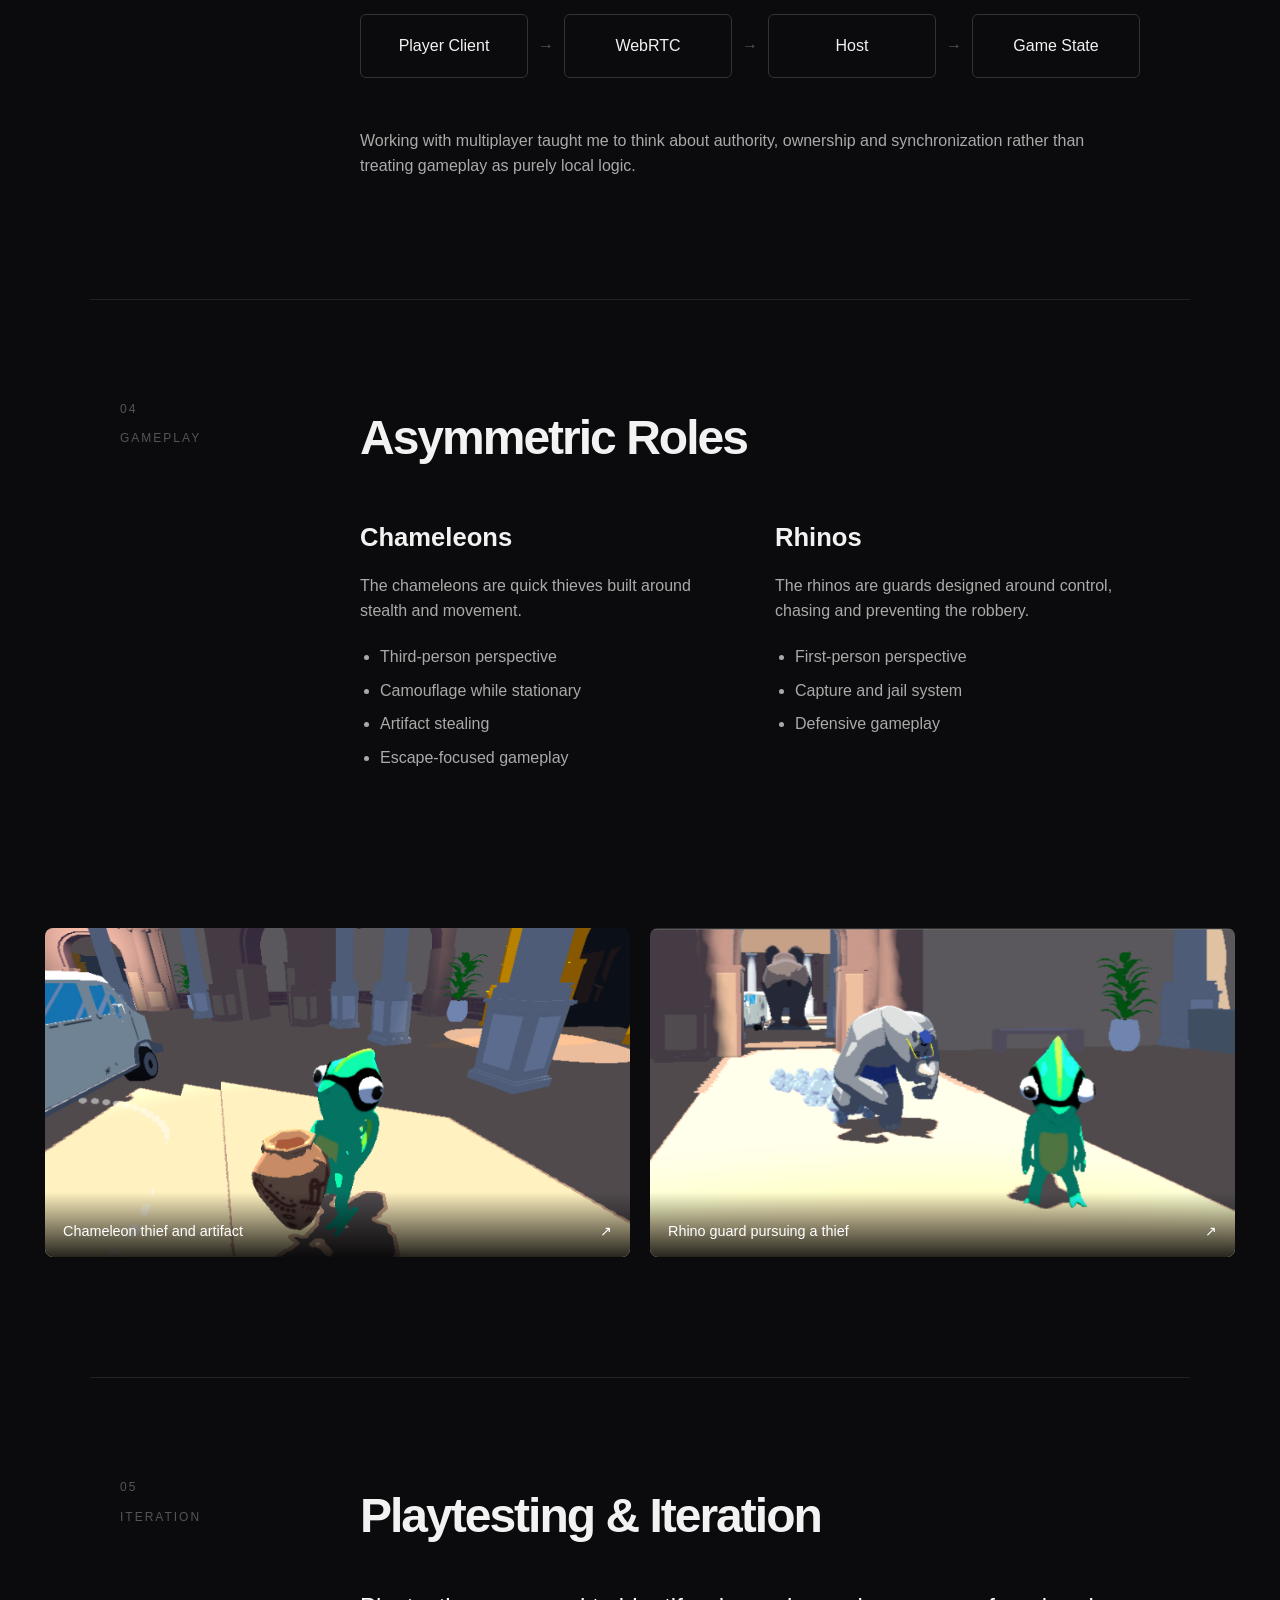
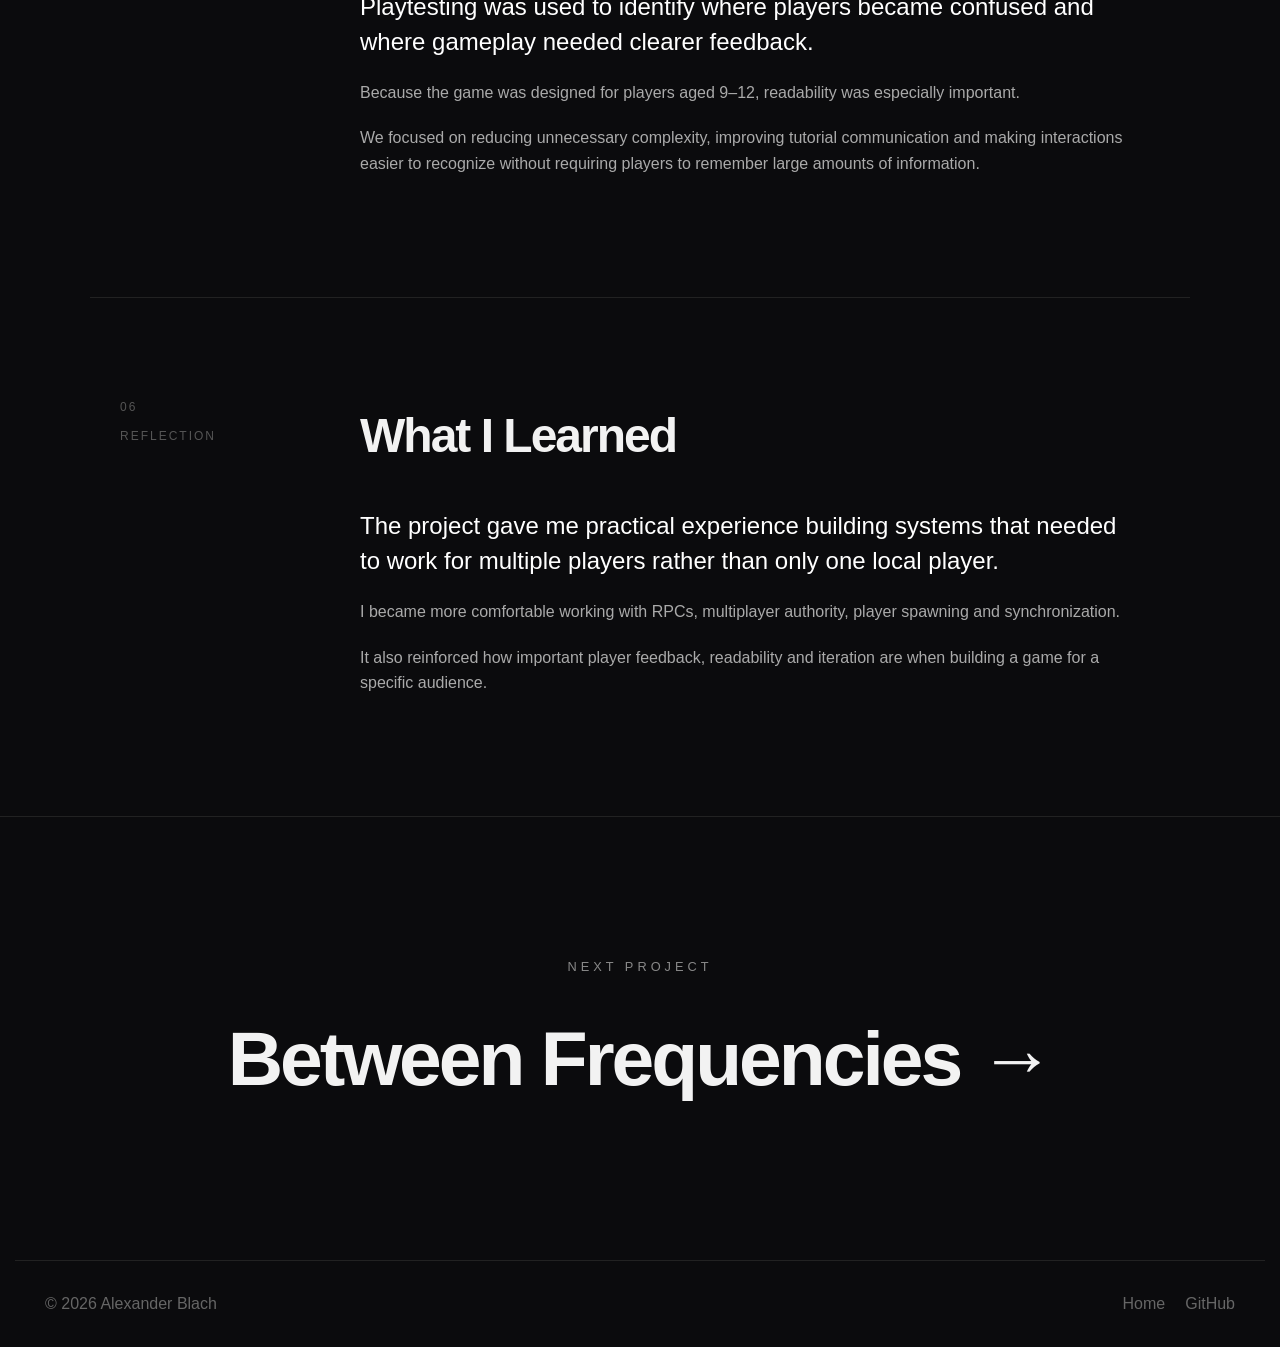
<file: projects/chameleons-vs-rhinos.html>
<!DOCTYPE html>
<html lang="en">

<head>
    <meta charset="UTF-8">
    <meta name="viewport" content="width=device-width, initial-scale=1.0">

    <title>Chamillion $ Heist | Alexander Blach</title>

    <link rel="stylesheet" href="../style.css">
</head>

<body>

    <!-- NAVIGATION -->
    <nav class="navbar">
        <div class="nav-container">

            <a href="../index.html" class="logo">AB.</a>

            <div class="nav-links">
                <a href="../index.html#projects">Projects</a>
                <a href="../index.html#about">About</a>
                <a href="../index.html#skills">Skills</a>
                <a href="../index.html#contact">Contact</a>
            </div>

        </div>
    </nav>


    <!-- PROJECT HERO -->
    <header class="project-page-hero">

        <div class="project-page-header">

            <p class="eyebrow">GODOT / MULTIPLAYER</p>

            <h1>Chamillion<br>$ Heist</h1>

            <p class="project-page-intro">
                An asymmetric multiplayer game where a team of
                chameleon thieves attempts to steal artifacts from
                a museum while rhino guards try to stop them.
            </p>


        
        </div>
<a href="https://frederik-dencker.itch.io/chamillion-heist"
   target="_blank"
   rel="noopener noreferrer"
   class="button primary-button project-play-button">
    Play on itch.io ↗
</a>
        <div class="project-meta">

            <div>
                <span>ENGINE</span>
                <p>Godot</p>
            </div>

            <div>
                <span>LANGUAGE</span>
                <p>GDScript</p>
            </div>

            <div>
                <span>TYPE</span>
                <p>Team Project</p>
            </div>

            <div>
                <span>ROLE</span>
                <p>Gameplay Developer</p>
            </div>

        </div>

    </header>


    <!-- HERO IMAGE -->
    <section class="project-page-media">
        <div class="dual-gameplay-grid">
            <figure class="gameplay-perspective">
                <video class="project-feature-video" controls preload="metadata" playsinline
                       poster="../assets/images/Chamthumpnail.png"
                       aria-label="Watch chameleon thief gameplay">
                    <source src="../assets/videos/ChameleonGameplay-web.mp4" type="video/mp4">
                    Your browser does not support HTML5 video.
                </video>
                <figcaption>
                    <strong>Chameleon — Thief Gameplay</strong>
                    <span>Infiltrate the museum, steal artifacts, and evade the guards.</span>
                </figcaption>
            </figure>
            <figure class="gameplay-perspective">
                <video class="project-feature-video" controls preload="metadata" playsinline
                       poster="../assets/images/Rhinothumpnail.png"
                       aria-label="Watch rhino guard gameplay">
                    <source src="../assets/videos/RhinoGameplay-web.mp4" type="video/mp4">
                    Your browser does not support HTML5 video.
                </video>
                <figcaption>
                    <strong>Rhino — Guard Gameplay</strong>
                    <span>Patrol the museum, find thieves, and protect the artifacts.</span>
                </figcaption>
            </figure>
        </div>
    </section>


    <!-- OVERVIEW -->
    <section class="project-detail-section">

        <div class="project-detail-label">
            <p>01</p>
            <span>OVERVIEW</span>
        </div>

        <div class="project-detail-content">

            <h2>The Project</h2>

            <p class="large-paragraph">
                Chameleons vs Rhinos is a fast-paced asymmetric
                multiplayer game designed around two very different
                player roles.
            </p>

            <p>
                Chameleons play as thieves attempting to infiltrate
                a museum, steal valuable artifacts and escape.
                Rhinos act as guards and must patrol the museum,
                chase thieves and prevent the robbery.
            </p>

            <p>
                The game was designed to be easy to understand,
                fast to play and readable for a younger target audience.
            </p>

        </div>

    </section>


    <!-- MY ROLE -->
    <section class="project-detail-section">

        <div class="project-detail-label">
            <p>02</p>
            <span>MY ROLE</span>
        </div>

        <div class="project-detail-content">

            <h2>What I Worked On</h2>

            <p class="large-paragraph">
                I worked primarily on gameplay programming,
                multiplayer systems, UI and player-facing systems.
            </p>

            <div class="role-grid">

                <div class="role-card">
                    <h3>Multiplayer</h3>
                    <p>
                        Implemented and worked with WebRTC,
                        RPC calls, multiplayer spawning and
                        synchronization between players.
                    </p>
                </div>

                <div class="role-card">
                    <h3>Gameplay</h3>
                    <p>
                        Worked on player interactions, team-specific
                        mechanics, artifact handling and game-state logic.
                    </p>
                </div>

                <div class="role-card">
                    <h3>UI</h3>
                    <p>
                        Developed the lobby, menus, tutorial screens,
                        versus screen and other player feedback systems.
                    </p>
                </div>

                <div class="role-card">
                    <h3>Presentation</h3>
                    <p>
                        Worked on camera transitions, intro sequences,
                        skin previews and visual polish.
                    </p>
                </div>

            </div>

        </div>

    </section>


    <!-- TECHNICAL SECTION -->
    <section class="project-detail-section">

        <div class="project-detail-label">
            <p>03</p>
            <span>TECHNICAL</span>
        </div>

        <div class="project-detail-content">

            <h2>Multiplayer Systems</h2>

            <p class="large-paragraph">
                Multiplayer was one of the main technical challenges
                of the project.
            </p>

            <p>
                The game uses Godot's multiplayer API together with
                WebRTC. Gameplay actions are communicated through RPCs,
                while important game-state decisions are controlled by
                the host.
            </p>

            <div class="technical-diagram">

                <div>Player Client</div>
                <span>→</span>
                <div>WebRTC</div>
                <span>→</span>
                <div>Host</div>
                <span>→</span>
                <div>Game State</div>

            </div>

            <p>
                Working with multiplayer taught me to think about
                authority, ownership and synchronization rather than
                treating gameplay as purely local logic.
            </p>

        </div>

    </section>


    <!-- GAMEPLAY SYSTEMS -->
    <section class="project-detail-section">

        <div class="project-detail-label">
            <p>04</p>
            <span>GAMEPLAY</span>
        </div>

        <div class="project-detail-content">

            <h2>Asymmetric Roles</h2>

            <div class="two-column-system">

                <div>

                    <h3>Chameleons</h3>

                    <p>
                        The chameleons are quick thieves built around
                        stealth and movement.
                    </p>

                    <ul>
                        <li>Third-person perspective</li>
                        <li>Camouflage while stationary</li>
                        <li>Artifact stealing</li>
                        <li>Escape-focused gameplay</li>
                    </ul>

                </div>


                <div>

                    <h3>Rhinos</h3>

                    <p>
                        The rhinos are guards designed around control,
                        chasing and preventing the robbery.
                    </p>

                    <ul>
                        <li>First-person perspective</li>
                        <li>Capture and jail system</li>
                        <li>Defensive gameplay</li>
                    </ul>

                </div>

            </div>

        </div>

    </section>


    <!-- IMAGES -->
    <section class="project-image-grid">

        <a class="project-screenshot" href="../assets/images/Cham2.PNG" target="_blank" rel="noopener noreferrer">
            <img src="../assets/images/Cham2.PNG" alt="Rhino guard chasing a green chameleon through the museum" loading="lazy" onerror="this.onerror=null;this.src='../assets/images/ChamillionItchBanner.png';this.parentElement.href=this.src;">
            <span class="project-screenshot-caption">Chameleon thief and artifact <span aria-hidden="true">↗</span></span>
        </a>

        <a class="project-screenshot" href="../assets/images/Cham1.PNG" target="_blank" rel="noopener noreferrer">
            <img src="../assets/images/Cham1.PNG" alt="Green chameleon carrying an artifact in the museum" loading="lazy" onerror="this.onerror=null;this.src='../assets/images/ChamillionItchBanner.png';this.parentElement.href=this.src;">
            <span class="project-screenshot-caption">Rhino guard pursuing a thief <span aria-hidden="true">↗</span></span>
        </a>

    </section>


    <!-- PLAYTESTING -->
    <section class="project-detail-section">

        <div class="project-detail-label">
            <p>05</p>
            <span>ITERATION</span>
        </div>

        <div class="project-detail-content">

            <h2>Playtesting & Iteration</h2>

            <p class="large-paragraph">
                Playtesting was used to identify where players became
                confused and where gameplay needed clearer feedback.
            </p>

            <p>
                Because the game was designed for players aged 9–12,
                readability was especially important.
            </p>

            <p>
                We focused on reducing unnecessary complexity,
                improving tutorial communication and making interactions
                easier to recognize without requiring players to
                remember large amounts of information.
            </p>

        </div>

    </section>


    <!-- WHAT I LEARNED -->
    <section class="project-detail-section">

        <div class="project-detail-label">
            <p>06</p>
            <span>REFLECTION</span>
        </div>

        <div class="project-detail-content">

            <h2>What I Learned</h2>

            <p class="large-paragraph">
                The project gave me practical experience building
                systems that needed to work for multiple players
                rather than only one local player.
            </p>

            <p>
                I became more comfortable working with RPCs,
                multiplayer authority, player spawning and synchronization.
            </p>

            <p>
                It also reinforced how important player feedback,
                readability and iteration are when building a game
                for a specific audience.
            </p>

        </div>

    </section>


    <!-- NEXT PROJECT -->
    <section class="next-project">

        <p class="eyebrow">NEXT PROJECT</p>

        <a href="between-frequencies.html">
            Between Frequencies →
        </a>

    </section>


    <footer>

        <p>© 2026 Alexander Blach</p>

        <div class="footer-links">
            <a href="../index.html">Home</a>
            <a href="https://github.com/BlachGames" target="_blank" rel="noopener noreferrer">GitHub</a>
        </div>

    </footer>

</body>

</html>
</file>
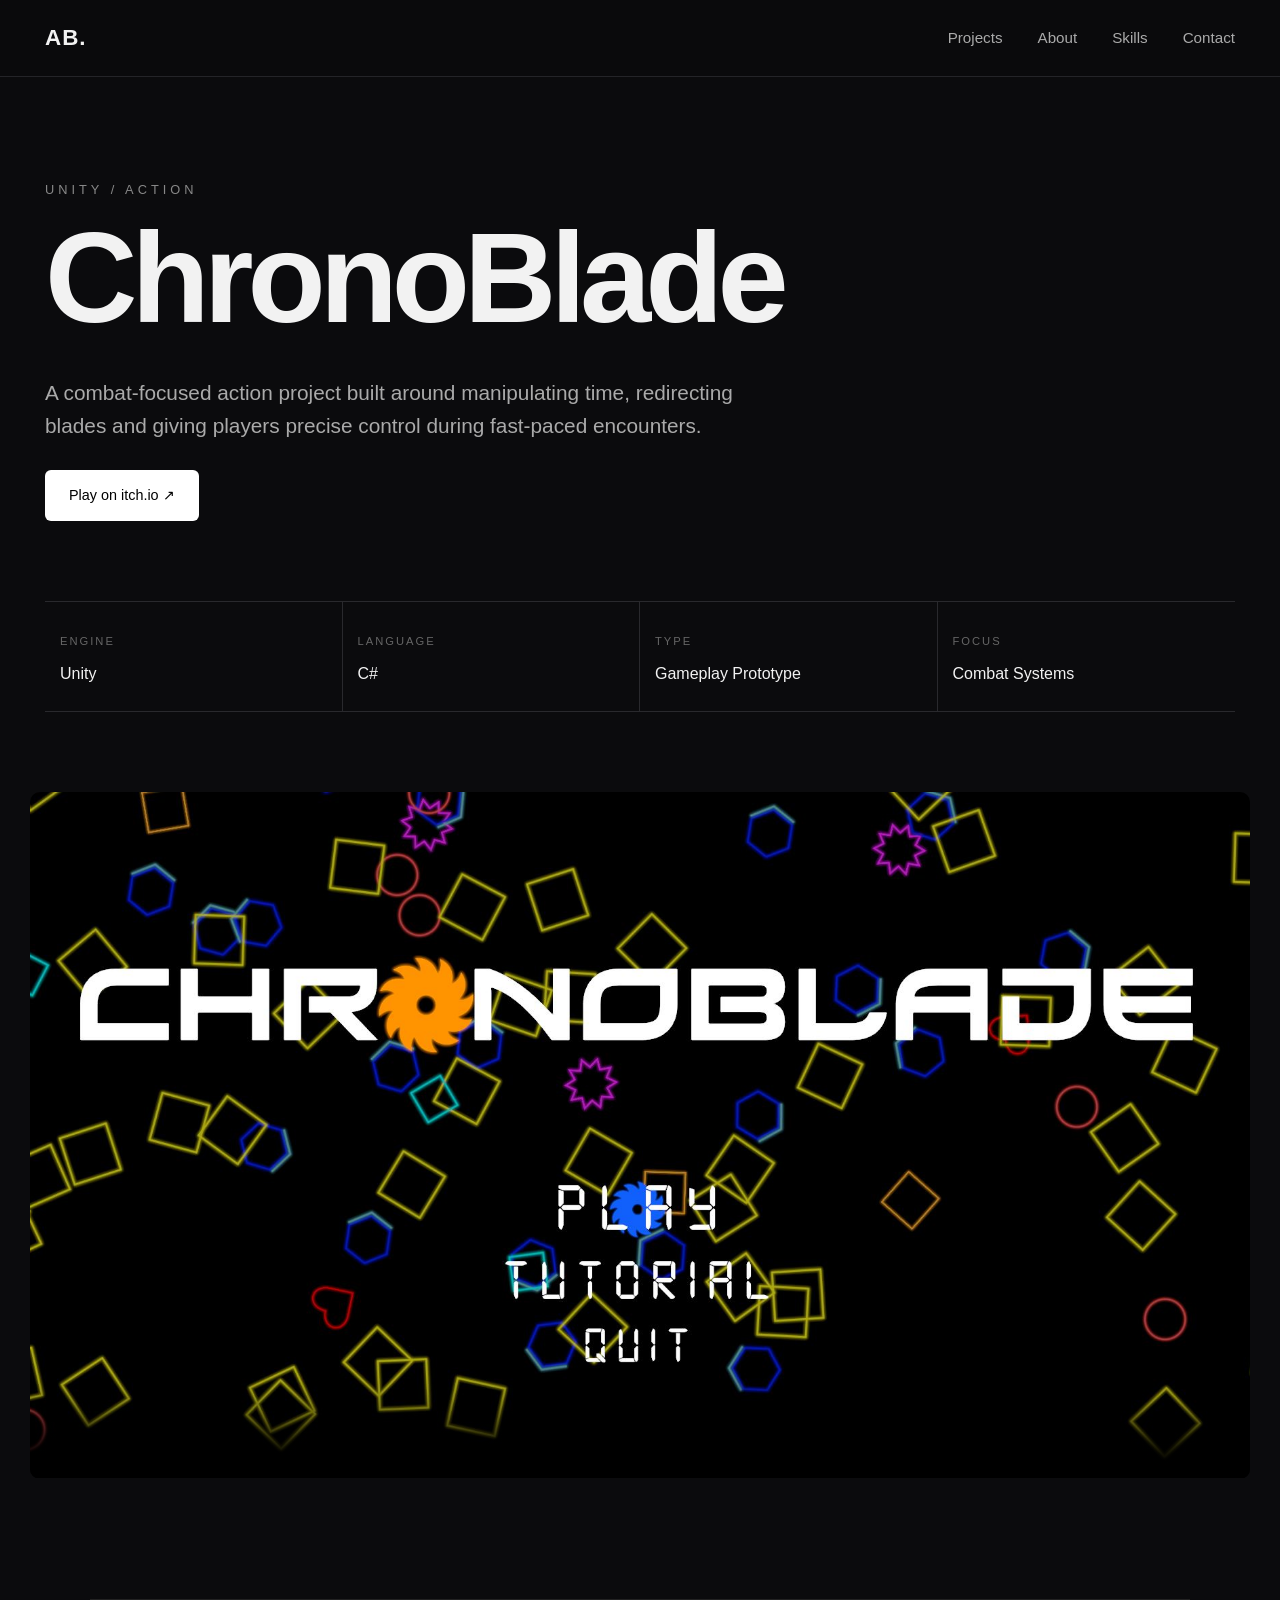
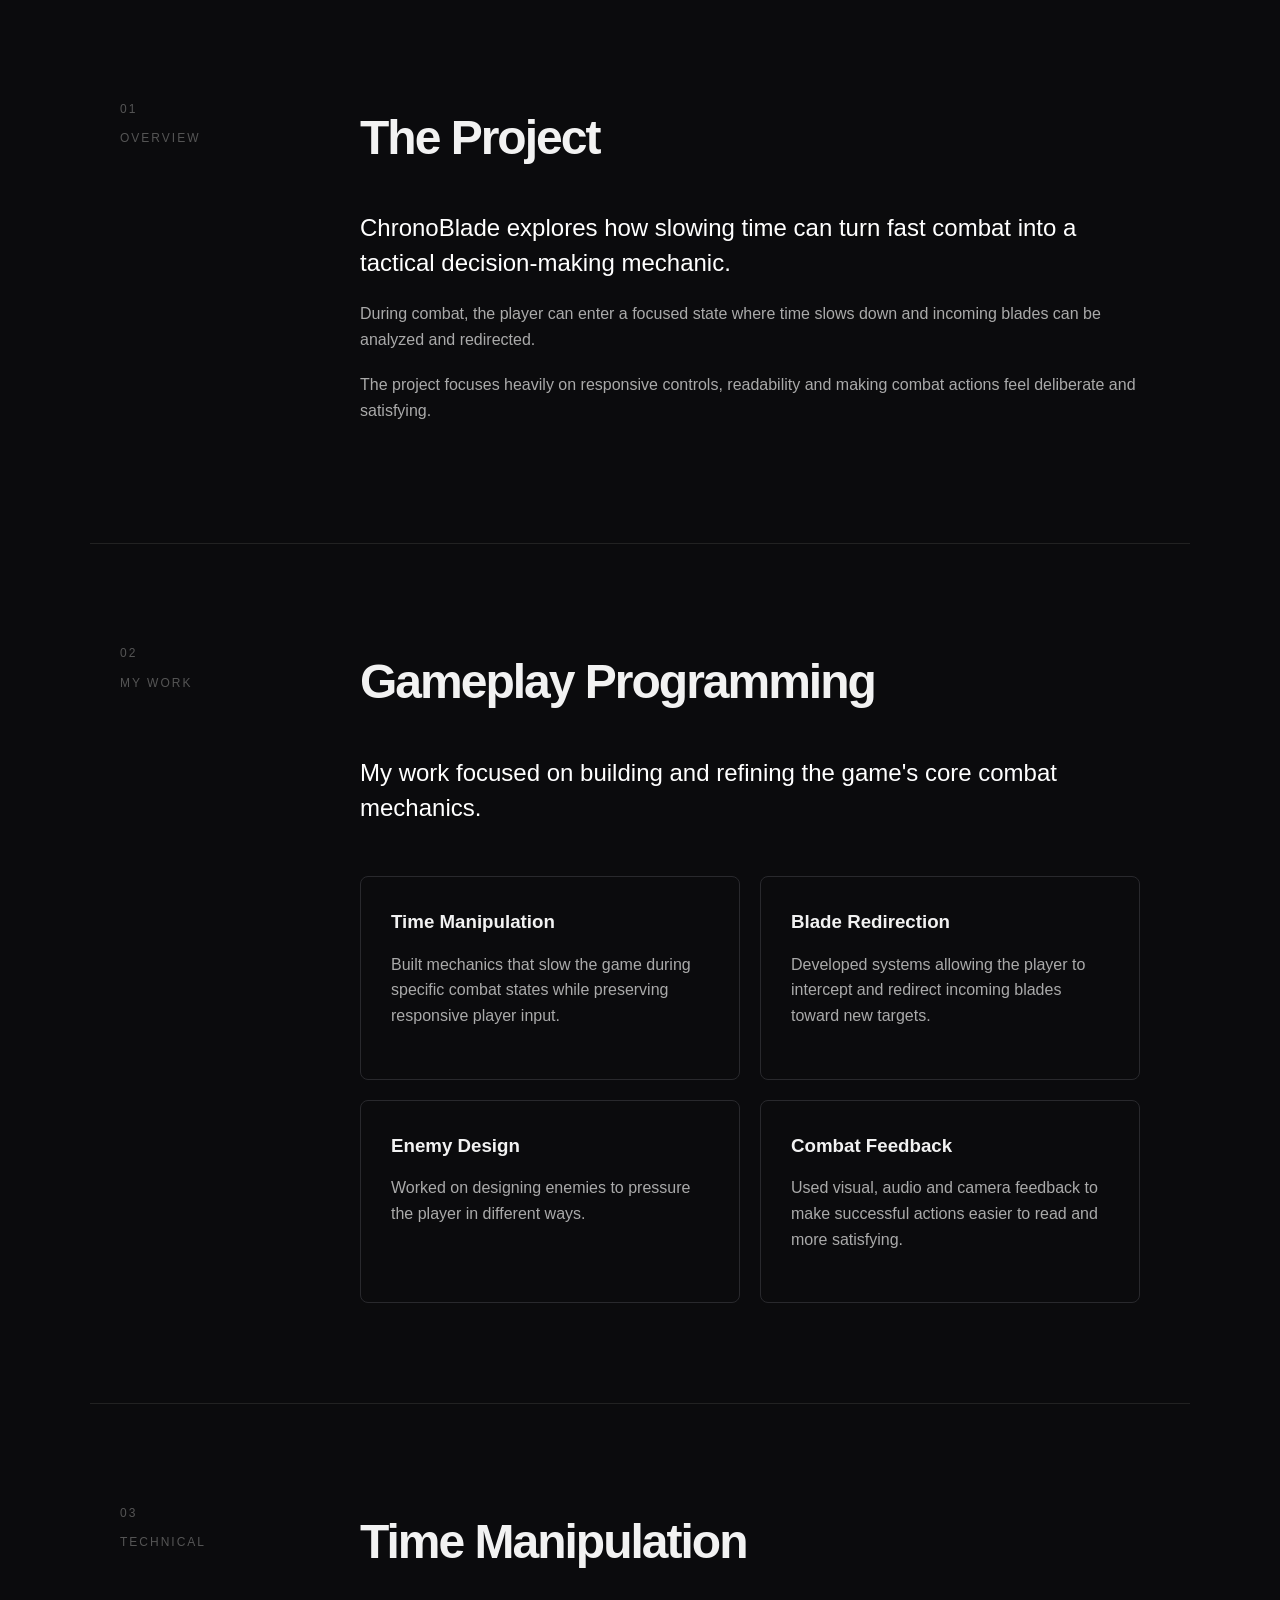
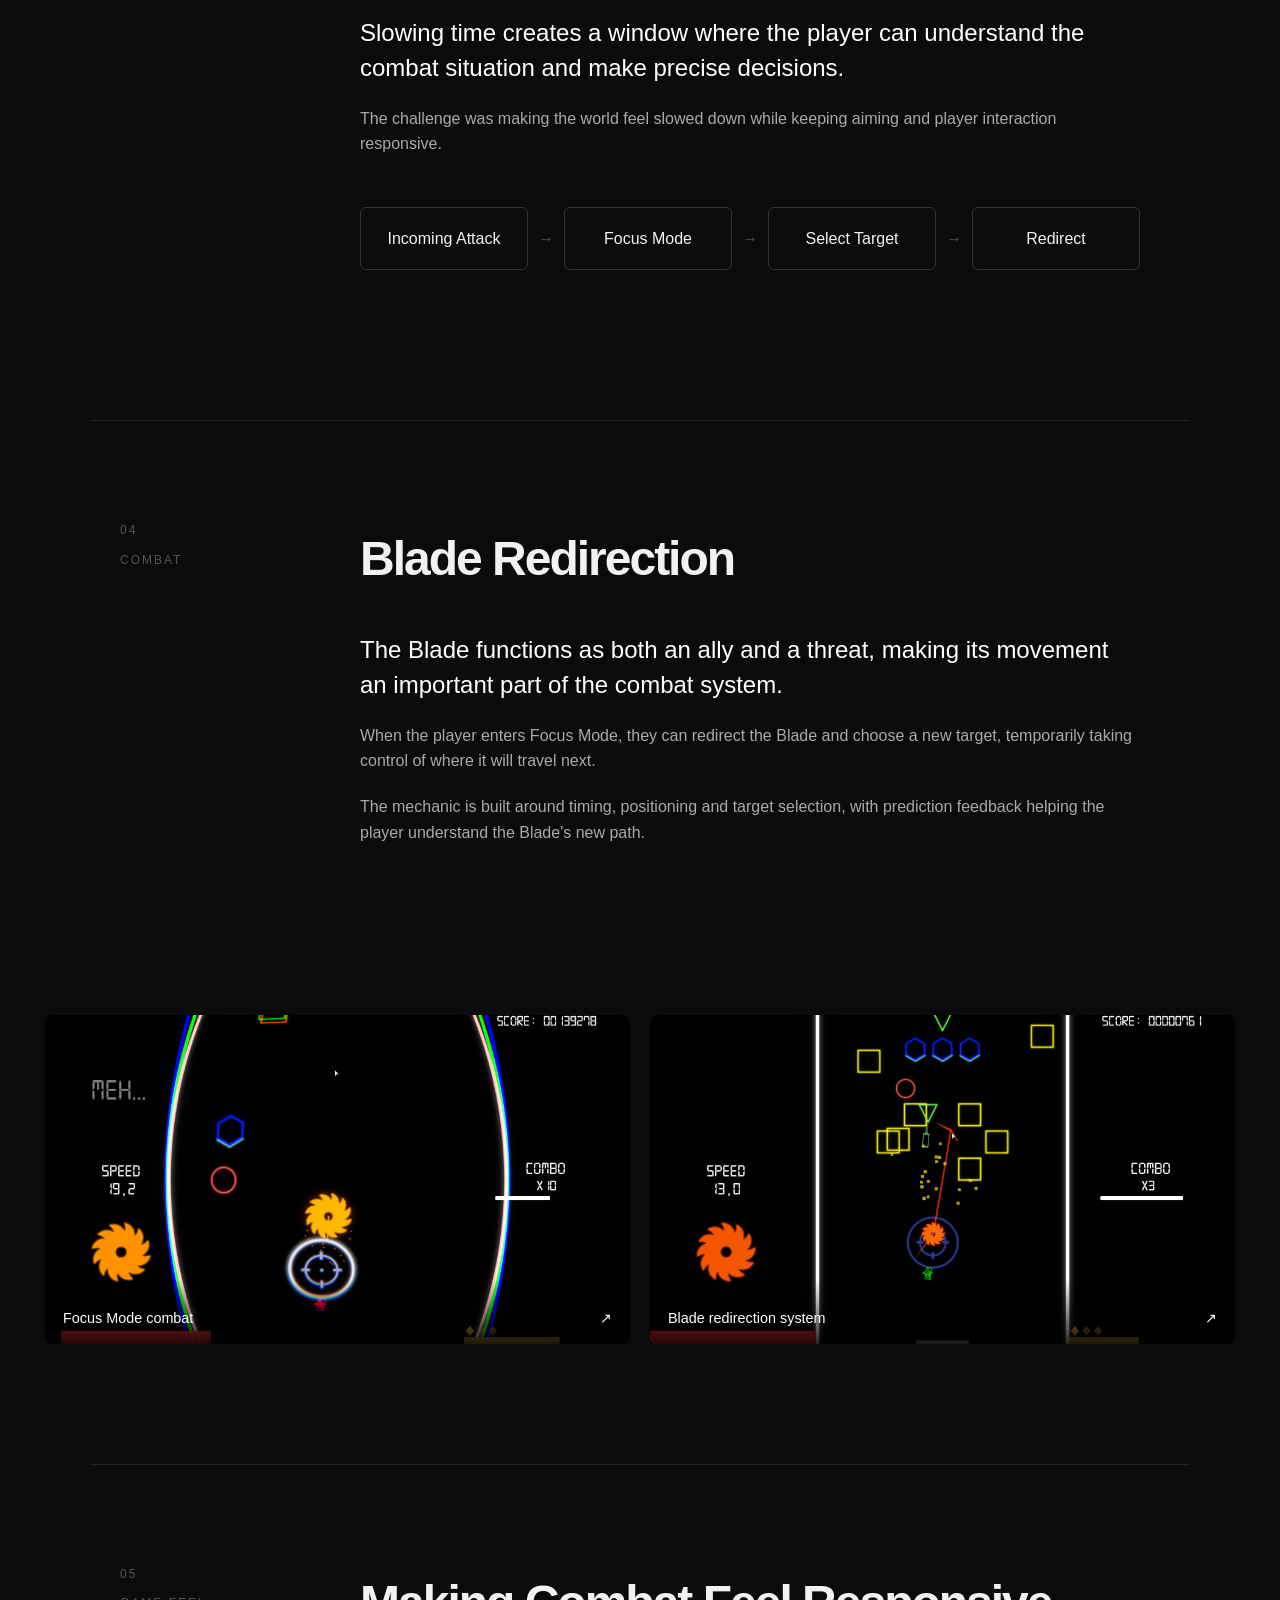
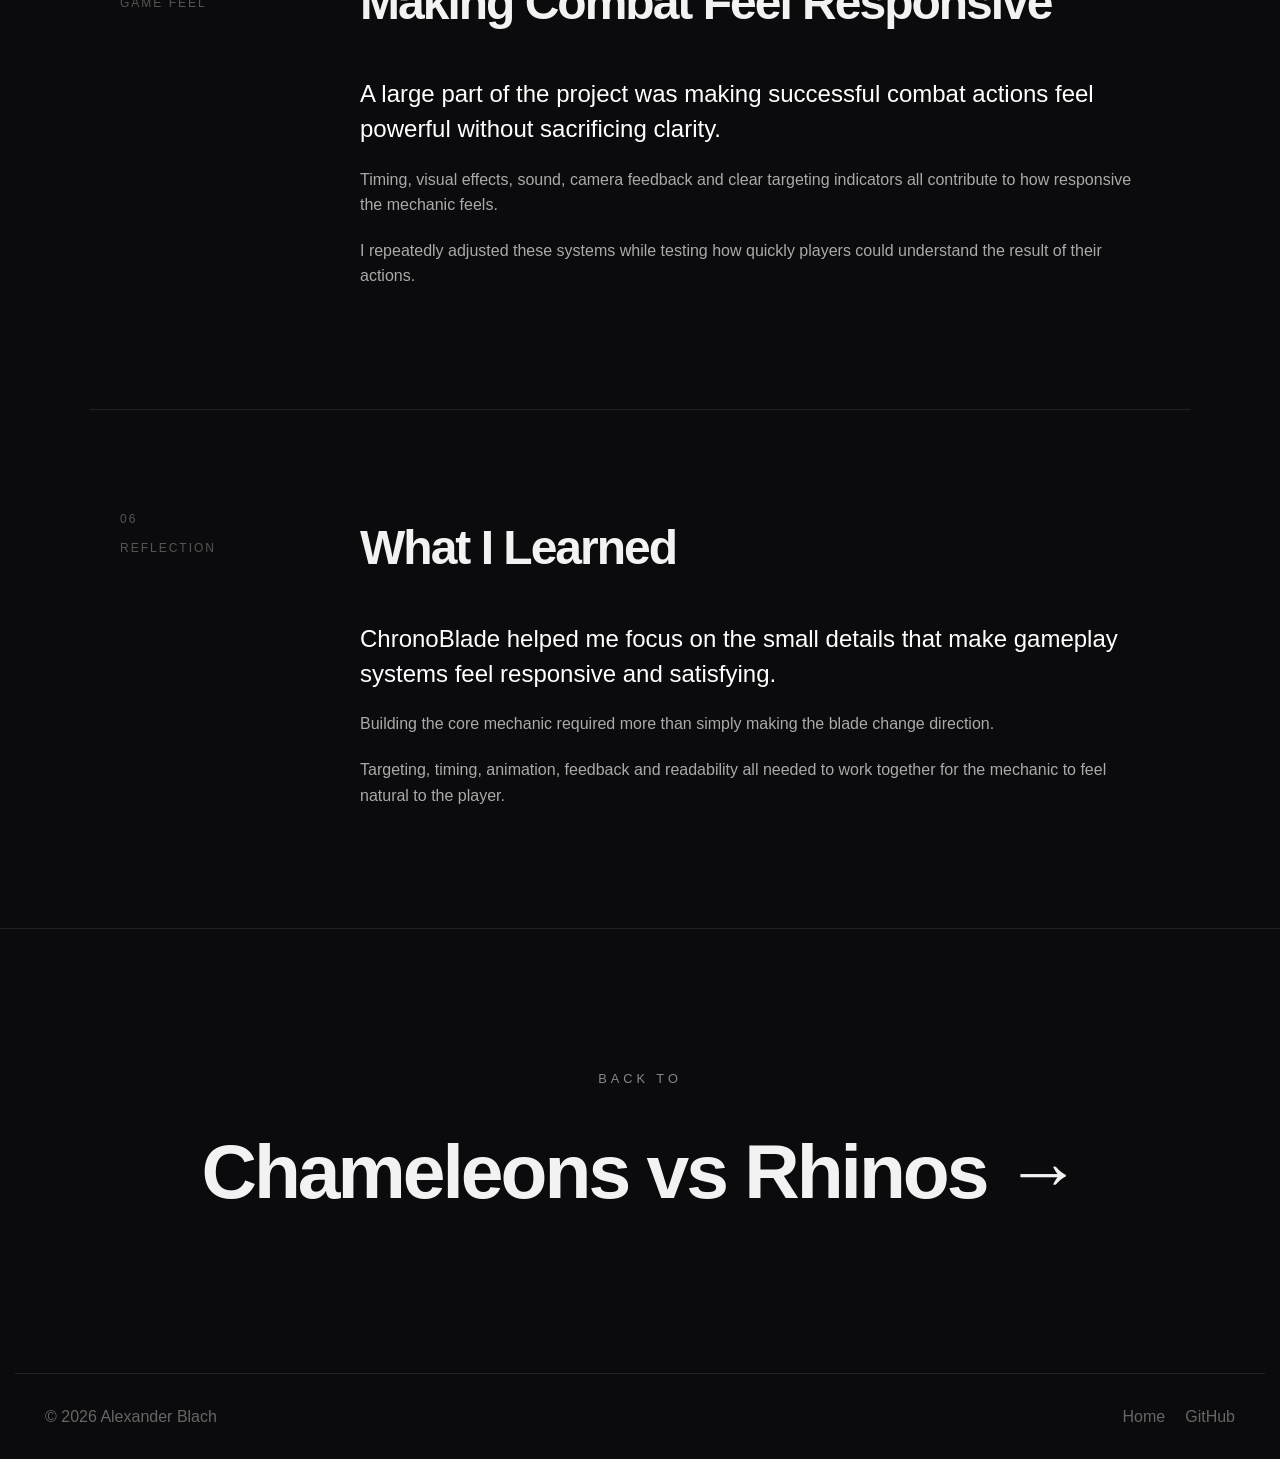
<file: projects/chronoblade.html>
<!DOCTYPE html>
<html lang="en">

<head>
    <meta charset="UTF-8">
    <meta name="viewport" content="width=device-width, initial-scale=1.0">

    <title>ChronoBlade | Alexander Blach</title>

    <link rel="stylesheet" href="../style.css">
</head>

<body>

    <!-- NAVIGATION -->
    <nav class="navbar">
        <div class="nav-container">

            <a href="../index.html" class="logo">AB.</a>

            <div class="nav-links">
                <a href="../index.html#projects">Projects</a>
                <a href="../index.html#about">About</a>
                <a href="../index.html#skills">Skills</a>
                <a href="../index.html#contact">Contact</a>
            </div>

        </div>
    </nav>


    <!-- PROJECT HERO -->
    <header class="project-page-hero">

        <div class="project-page-header">

            <p class="eyebrow">UNITY / ACTION</p>

            <h1>ChronoBlade</h1>

            <p class="project-page-intro">
                A combat-focused action project built around
                manipulating time, redirecting blades and giving
                players precise control during fast-paced encounters.
            </p>
<a href="https://frederik-dencker.itch.io/chronoblade"
  target="_blank"
   rel="noopener noreferrer"
   class="button primary-button project-play-button">
    Play on itch.io ↗
</a>
        </div>


        <div class="project-meta">

            <div>
                <span>ENGINE</span>
                <p>Unity</p>
            </div>

            <div>
                <span>LANGUAGE</span>
                <p>C#</p>
            </div>

            <div>
                <span>TYPE</span>
                <p>Gameplay Prototype</p>
            </div>

            <div>
                <span>FOCUS</span>
                <p>Combat Systems</p>
            </div>

        </div>

    </header>


    <!-- HERO MEDIA -->
    <section class="project-page-media">

        <video class="project-feature-video" controls preload="metadata" playsinline poster="../assets/images/chronoblade.JPG" aria-label="ChronoBlade gameplay video">
            <source src="../assets/videos/ChronoGameplay.mp4" type="video/mp4">
            <source src="../assets/videos/chronoblade-web.mp4" type="video/mp4">
            Your browser does not support HTML5 video.
        </video>

    </section>


    <!-- OVERVIEW -->
    <section class="project-detail-section">

        <div class="project-detail-label">
            <p>01</p>
            <span>OVERVIEW</span>
        </div>

        <div class="project-detail-content">

            <h2>The Project</h2>

            <p class="large-paragraph">
                ChronoBlade explores how slowing time can turn
                fast combat into a tactical decision-making mechanic.
            </p>

            <p>
                During combat, the player can enter a focused state
                where time slows down and incoming blades can be
                analyzed and redirected.
            </p>

            <p>
                The project focuses heavily on responsive controls,
                readability and making combat actions feel deliberate
                and satisfying.
            </p>

        </div>

    </section>


    <!-- MY ROLE -->
    <section class="project-detail-section">

        <div class="project-detail-label">
            <p>02</p>
            <span>MY WORK</span>
        </div>

        <div class="project-detail-content">

            <h2>Gameplay Programming</h2>

            <p class="large-paragraph">
                My work focused on building and refining the game's
                core combat mechanics.
            </p>


            <div class="role-grid">

                <div class="role-card">

                    <h3>Time Manipulation</h3>

                    <p>
                        Built mechanics that slow the game during
                        specific combat states while preserving
                        responsive player input.
                    </p>

                </div>


                <div class="role-card">

                    <h3>Blade Redirection</h3>

                    <p>
                        Developed systems allowing the player to
                        intercept and redirect incoming blades toward
                        new targets.
                    </p>

                </div>


                <div class="role-card">

                    <h3>Enemy Design</h3>

                    <p>
                        Worked on designing enemies to
                        pressure the player in different ways.
                    </p>

                </div>


                <div class="role-card">

                    <h3>Combat Feedback</h3>

                    <p>
                        Used visual, audio and camera feedback to make
                        successful actions easier to read and more
                        satisfying.
                    </p>

                </div>

            </div>

        </div>

    </section>


    <!-- TIME SYSTEM -->
    <section class="project-detail-section">

        <div class="project-detail-label">
            <p>03</p>
            <span>TECHNICAL</span>
        </div>

        <div class="project-detail-content">

            <h2>Time Manipulation</h2>

            <p class="large-paragraph">
                Slowing time creates a window where the player can
                understand the combat situation and make precise
                decisions.
            </p>

            <p>
                The challenge was making the world feel slowed down
                while keeping aiming and player interaction responsive.
            </p>


            <div class="technical-diagram">

                <div>Incoming Attack</div>
                <span>→</span>
                <div>Focus Mode</div>
                <span>→</span>
                <div>Select Target</div>
                <span>→</span>
                <div>Redirect</div>

            </div>

        </div>

    </section>


   <!-- BLADE REDIRECTION -->
<section class="project-detail-section">

    <div class="project-detail-label">
        <p>04</p>
        <span>COMBAT</span>
    </div>

    <div class="project-detail-content">

        <h2>Blade Redirection</h2>

        <p class="large-paragraph">
            The Blade functions as both an ally and a threat,
            making its movement an important part of the combat system.
        </p>

        <p>
            When the player enters Focus Mode, they can redirect
            the Blade and choose a new target, temporarily taking
            control of where it will travel next.
        </p>

        <p>
            The mechanic is built around timing, positioning and
            target selection, with prediction feedback helping the
            player understand the Blade's new path.
        </p>

    </div>

</section>


    <!-- IMAGES -->
    <section class="project-image-grid">

        <a class="project-screenshot" href="../assets/images/Chrono2.png" target="_blank" rel="noopener noreferrer">
            <img src="../assets/images/Chrono2.png" alt="ChronoBlade combat screen showing the player redirecting a blade toward targets" loading="lazy" onerror="this.onerror=null;this.src='../assets/images/chronoblade.JPG';this.parentElement.href=this.src;">
            <span class="project-screenshot-caption">Focus Mode combat <span aria-hidden="true">↗</span></span>
        </a>

        <a class="project-screenshot" href="../assets/images/Chrono1.png" target="_blank" rel="noopener noreferrer">
            <img src="../assets/images/Chrono1.png" alt="ChronoBlade combat screen showing a targeting reticle and orange spinning blades" loading="lazy" onerror="this.onerror=null;this.src='../assets/images/chronoblade.JPG';this.parentElement.href=this.src;">
            <span class="project-screenshot-caption">Blade redirection system <span aria-hidden="true">↗</span></span>
        </a>

    </section>


    <!-- GAME FEEL -->
    <section class="project-detail-section">

        <div class="project-detail-label">
            <p>05</p>
            <span>GAME FEEL</span>
        </div>

        <div class="project-detail-content">

            <h2>Making Combat Feel Responsive</h2>

            <p class="large-paragraph">
                A large part of the project was making successful
                combat actions feel powerful without sacrificing
                clarity.
            </p>

            <p>
                Timing, visual effects, sound, camera feedback and
                clear targeting indicators all contribute to how
                responsive the mechanic feels.
            </p>

            <p>
                I repeatedly adjusted these systems while testing
                how quickly players could understand the result of
                their actions.
            </p>

        </div>

    </section>


    <!-- REFLECTION -->
    <section class="project-detail-section">

        <div class="project-detail-label">
            <p>06</p>
            <span>REFLECTION</span>
        </div>

        <div class="project-detail-content">

            <h2>What I Learned</h2>

            <p class="large-paragraph">
                ChronoBlade helped me focus on the small details
                that make gameplay systems feel responsive and
                satisfying.
            </p>

            <p>
                Building the core mechanic required more than simply
                making the blade change direction.
            </p>

            <p>
                Targeting, timing, animation, feedback and readability
                all needed to work together for the mechanic to feel
                natural to the player.
            </p>

        </div>

    </section>


    <!-- NEXT PROJECT -->
    <section class="next-project">

        <p class="eyebrow">BACK TO</p>

        <a href="chameleons-vs-rhinos.html">
            Chameleons vs Rhinos →
        </a>

    </section>


    <footer>

        <p>© 2026 Alexander Blach</p>

        <div class="footer-links">
            <a href="../index.html">Home</a>
            <a href="https://github.com/BlachGames" target="_blank" rel="noopener noreferrer">GitHub</a>
        </div>

    </footer>

</body>

</html>
</file>
<file: style.css>
/* -----------------------------
   GLOBAL
----------------------------- */

* {
    margin: 0;
    padding: 0;
    box-sizing: border-box;
}

html {
    scroll-behavior: smooth;
}

body {
    font-family: Arial, Helvetica, sans-serif;
    background: #0b0b0d;
    color: #f2f2f2;
    line-height: 1.6;
}

a {
    color: inherit;
    text-decoration: none;
}


/* -----------------------------
   NAVIGATION
----------------------------- */

.navbar {
    position: fixed;
    top: 0;
    width: 100%;
    z-index: 1000;

    background: rgba(11, 11, 13, 0.85);
    backdrop-filter: blur(12px);

    border-bottom: 1px solid #242428;
}

.nav-container {
    max-width: 1250px;
    margin: auto;

    padding: 20px 30px;

    display: flex;
    justify-content: space-between;
    align-items: center;
}

.logo {
    font-size: 1.4rem;
    font-weight: bold;
    letter-spacing: 1px;
}

.nav-links {
    display: flex;
    gap: 35px;
}

.nav-links a {
    color: #aaaaaa;
    font-size: 0.95rem;

    transition: 0.2s;
}

.nav-links a:hover {
    color: white;
}


/* -----------------------------
   HERO
----------------------------- */

.hero {
    min-height: 100vh;

    max-width: 1250px;
    margin: auto;

    padding: 150px 30px 80px;

    display: flex;
    align-items: center;

    position: relative;
    overflow: hidden;
}

.hero-content {
    position: relative;
    z-index: 2;

    max-width: 800px;
}

.eyebrow {
    color: #888;
    font-size: 0.8rem;

    letter-spacing: 4px;

    margin-bottom: 20px;
}

.hero h1 {
    font-size: clamp(4rem, 10vw, 9rem);

    line-height: 0.85;

    letter-spacing: -6px;

    margin-bottom: 40px;
}

.hero-description {
    color: #aaa;

    max-width: 600px;

    font-size: 1.2rem;

    margin-bottom: 40px;
}

.hero-buttons {
    display: flex;
    gap: 15px;
    flex-wrap: wrap;
}

.button {
    padding: 14px 24px;

    border-radius: 6px;

    font-size: 0.9rem;

    transition: 0.25s;
}

.primary-button {
    background: white;
    color: black;
}

.primary-button:hover {
    transform: translateY(-3px);
}

.secondary-button {
    border: 1px solid #444;
}

.secondary-button:hover {
    border-color: white;
}

.hero-background-text {
    position: absolute;

    right: -80px;
    bottom: 30px;

    font-size: 14rem;

    font-weight: bold;

    color: #101014;

    pointer-events: none;
}


/* -----------------------------
   GENERAL SECTIONS
----------------------------- */

.section {
    max-width: 1250px;

    margin: auto;

    padding: 120px 30px;
}

.section-header {
    display: flex;

    gap: 40px;

    margin-bottom: 60px;
}

.section-number {
    color: #555;
}

.section-header h2 {
    font-size: 3rem;

    letter-spacing: -2px;
}


/* -----------------------------
   PROJECTS
----------------------------- */

.projects-grid {
    display: flex;

    flex-direction: column;

    gap: 100px;
}

.project-card {
    display: grid;

    grid-template-columns: 1.4fr 1fr;

    gap: 50px;

    align-items: center;
}

.project-image {
    width: 100%;
    aspect-ratio: 16 / 9;

    border-radius: 8px;
    overflow: hidden;

    background: #18181e;

    display: flex;
    align-items: center;
    justify-content: center;
}

.placeholder {
    display: flex;

    justify-content: center;
    align-items: center;

    background:
        linear-gradient(
            135deg,
            #17171d,
            #22222b
        );

    color: #666;

    font-size: 1.2rem;
}

.project-content h3 {
    font-size: 2.5rem;

    line-height: 1.1;

    margin: 20px 0;
}

.project-topline {
    display: flex;

    justify-content: space-between;

    color: #666;

    font-size: 0.75rem;

    letter-spacing: 2px;
}

.project-description {
    color: #aaa;

    margin-bottom: 25px;
}

.project-tags {
    display: flex;

    flex-wrap: wrap;

    gap: 10px;

    margin-bottom: 30px;
}

.project-tags span {
    padding: 7px 12px;

    border: 1px solid #333;

    border-radius: 100px;

    color: #aaa;

    font-size: 0.75rem;
}

.project-link {
    font-weight: bold;

    display: inline-block;

    transition: 0.2s;
}

.project-link:hover {
    transform: translateX(6px);
}


/* -----------------------------
   ABOUT
----------------------------- */

.about-section {
    border-top: 1px solid #222;
}

.about-grid {
    display: grid;

    grid-template-columns: 1.2fr 1fr;

    gap: 80px;
}

.about-large-text {
    font-size: 2rem;
    line-height: 1.3;
    letter-spacing: -1px;
    max-width: 520px;
}

.about-text {
    max-width: 560px;
}

.about-text p {
    color: #aaa;
    margin-bottom: 26px;
    line-height: 1.7;
}


/* -----------------------------
   SKILLS
----------------------------- */

.skills-grid {
    display: grid;

    grid-template-columns: repeat(4, 1fr);

    gap: 30px;
}

.skill-category {
    border-top: 1px solid #333;

    padding-top: 25px;
}

.skill-category h3 {
    margin-bottom: 20px;
}

.skill-category ul {
    list-style: none;
}

.skill-category li {
    color: #888;

    margin-bottom: 8px;
}


/* -----------------------------
   CONTACT
----------------------------- */

.contact-section {
    padding: 160px 30px;

    text-align: center;

    border-top: 1px solid #222;
}

.contact-section h2 {
    font-size: clamp(3rem, 8vw, 7rem);

    line-height: 0.95;

    letter-spacing: -5px;

    margin-bottom: 30px;
}

.contact-description {
    max-width: 600px;

    margin: 0 auto 30px;

    color: #888;
}

.contact-link {
    font-size: 1.2rem;

    border-bottom: 1px solid white;

    padding-bottom: 5px;
}


/* -----------------------------
   FOOTER
----------------------------- */

footer {
    max-width: 1250px;

    margin: auto;

    padding: 30px;

    border-top: 1px solid #222;

    display: flex;

    justify-content: space-between;

    color: #666;
}

.footer-links {
    display: flex;

    gap: 20px;
}


/* -----------------------------
   RESPONSIVE
----------------------------- */

@media (max-width: 900px) {

    .project-card {
        grid-template-columns: 1fr;
    }
.about-grid {
        grid-template-columns: 1fr;
    }

    .skills-grid {
        grid-template-columns: repeat(2, 1fr);
    }

    .hero h1 {
        letter-spacing: -3px;
    }

}


@media (max-width: 600px) {

    .nav-links {
        gap: 15px;
    }

    .nav-links a {
        font-size: 0.8rem;
    }

    .hero {
        padding-top: 130px;
    }

    .hero-description {
        font-size: 1rem;
    }
.skills-grid {
        grid-template-columns: 1fr;
    }

    .about-large-text {
        font-size: 2rem;
    }

    footer {
        flex-direction: column;

        gap: 20px;
    }

}
/* --------------------------------
   PROJECT PAGE
-------------------------------- */

.project-page-hero {
    max-width: 1250px;
    margin: auto;

    padding: 180px 30px 80px;
}

.project-page-header {
    max-width: 900px;
}

.project-page-header h1 {
    font-size: clamp(4rem, 10vw, 8rem);

    line-height: 0.9;

    letter-spacing: -6px;

    margin-bottom: 40px;
}

.project-page-intro {
    max-width: 700px;

    font-size: 1.3rem;

    color: #aaa;
}

.project-meta {
    margin-top: 80px;

    display: grid;

    grid-template-columns: repeat(4, 1fr);

    border-top: 1px solid #29292d;

    border-bottom: 1px solid #29292d;
}

.project-meta div {
    padding: 25px 15px;

    border-right: 1px solid #29292d;
}

.project-meta div:last-child {
    border-right: none;
}

.project-meta span {
    color: #666;

    font-size: 0.7rem;

    letter-spacing: 2px;
}

.project-meta p {
    margin-top: 8px;
}


/* HERO MEDIA */

.project-page-media {
    max-width: 1400px;

    margin: auto;

    padding: 0 30px 120px;
}

.large-placeholder {
    height: 650px;

    display: flex;

    align-items: center;

    justify-content: center;

    background: #18181e;

    border-radius: 10px;

    color: #666;

    font-size: 1.1rem;
}


/* DETAILS */

.project-detail-section {
    max-width: 1100px;

    margin: auto;

    padding: 100px 30px;

    display: grid;

    grid-template-columns: 180px 1fr;

    gap: 60px;

    border-top: 1px solid #222;
}

.project-detail-label {
    color: #555;

    font-size: 0.75rem;

    letter-spacing: 2px;
}

.project-detail-label p {
    margin-bottom: 10px;
}

.project-detail-content {
    max-width: 780px;
}

.project-detail-content h2 {
    font-size: 3rem;

    margin-bottom: 35px;

    letter-spacing: -2px;
}

.project-detail-content p {
    color: #aaa;

    margin-bottom: 20px;
}

.large-paragraph {
    font-size: 1.5rem;

    color: white !important;

    line-height: 1.45;
}


/* ROLE CARDS */

.role-grid {
    display: grid;

    grid-template-columns: repeat(2, 1fr);

    gap: 20px;

    margin-top: 50px;
}

.role-card {
    padding: 30px;

    border: 1px solid #29292d;

    border-radius: 8px;
}

.role-card h3 {
    margin-bottom: 15px;
}


/* TECHNICAL DIAGRAM */

.technical-diagram {
    margin: 50px 0;

    display: flex;

    align-items: center;

    justify-content: space-between;

    gap: 10px;
}

.technical-diagram div {
    flex: 1;

    padding: 18px;

    text-align: center;

    border: 1px solid #333;

    border-radius: 6px;
}

.technical-diagram span {
    color: #555;
}


/* ROLE COMPARISON */

.two-column-system {
    display: grid;

    grid-template-columns: 1fr 1fr;

    gap: 50px;

    margin-top: 40px;
}

.two-column-system h3 {
    font-size: 1.6rem;

    margin-bottom: 15px;
}

.two-column-system ul {
    margin-top: 20px;

    padding-left: 20px;

    color: #aaa;
}

.two-column-system li {
    margin-bottom: 8px;
}


/* SCREENSHOT GRID */

.project-image-grid {
    max-width: 1250px;

    margin: auto;

    padding: 50px 30px 120px;

    display: grid;

    grid-template-columns: 1fr 1fr;

    gap: 20px;
}

.medium-placeholder {
    height: 420px;

    display: flex;

    align-items: center;

    justify-content: center;

    background: #18181e;

    color: #666;

    border-radius: 8px;
}


/* NEXT PROJECT */

.next-project {
    text-align: center;

    padding: 140px 30px;

    border-top: 1px solid #222;
}

.next-project a {
    font-size: clamp(2.5rem, 6vw, 6rem);

    letter-spacing: -3px;

    font-weight: bold;
}


/* MOBILE */

@media (max-width: 800px) {

    .project-meta {
        grid-template-columns: repeat(2, 1fr);
    }

    .project-meta div {
        border-bottom: 1px solid #29292d;
    }

    .project-detail-section {
        grid-template-columns: 1fr;

        gap: 30px;
    }

    .role-grid {
        grid-template-columns: 1fr;
    }

    .two-column-system {
        grid-template-columns: 1fr;
    }

    .project-image-grid {
        grid-template-columns: 1fr;
    }

    .technical-diagram {
        flex-direction: column;
    }

    .technical-diagram span {
        transform: rotate(90deg);
    }

    .technical-diagram div {
        width: 100%;
    }

    .large-placeholder {
        height: 350px;
    }
}


/* --------------------------------
   PROJECT CARD ACTIONS & IMAGES
-------------------------------- */

.project-actions {
    display: flex;
    gap: 18px;
    align-items: center;
    flex-wrap: wrap;
}

.play-link {
    color: #888;
    font-size: 0.9rem;
    transition: 0.2s;
}

.play-link:hover {
    color: white;
    transform: translateX(3px);
}
/* PROJECT IMAGE / VIDEO PREVIEW */

.project-image {
    width: 100%;
    aspect-ratio: 16 / 9;

    position: relative;
    overflow: hidden;

    border-radius: 8px;
    background: #18181e;
}

.hover-video img,
.hover-video video {
    position: absolute;

    top: 0;
    left: 0;

    width: 100%;
    height: 100%;

    object-fit: cover;
    object-position: center center;

    display: block;

    transition: opacity 0.2s ease;
}


/* Screenshot visible normally */

.hover-video img {
    opacity: 1;
}


/* Video hidden normally */

.hover-video video {
    opacity: 0;
    pointer-events: none;
}


/* Hover state */

.hover-video:hover img {
    opacity: 0;
}

.hover-video:hover video {
    opacity: 1;
}
.project-play-button {
    display: inline-block;
    margin-top: 28px;
}
.project-image-link {
    display: block;
    cursor: pointer;
}
.project-image-link .project-image {
    transition: transform 0.25s ease;
}

.project-image-link:hover .project-image {
    transform: scale(1.01);
}


/* Project gameplay videos and screenshot galleries */
.project-video-embed,
.project-feature-video {
    display: block;
    width: 100%;
    aspect-ratio: 16 / 9;
    height: auto;
    border: 0;
    border-radius: 10px;
    background: #18181e;
    overflow: hidden;
}

.project-video-embed iframe {
    display: block;
    width: 100%;
    height: 100%;
    border: 0;
}

.project-video-link {
    margin-top: 12px;
    color: #aaa;
    font-size: 0.9rem;
}

.project-video-link a:hover {
    color: #fff;
    text-decoration: underline;
}

.project-screenshot {
    position: relative;
    display: block;
    aspect-ratio: 16 / 9;
    border-radius: 8px;
    overflow: hidden;
    background: #18181e;
}

.project-screenshot img {
    display: block;
    width: 100%;
    height: 100%;
    object-fit: cover;
    transition: transform 0.25s ease;
}

.project-screenshot:hover img {
    transform: scale(1.025);
}

.project-screenshot-caption {
    position: absolute;
    right: 0;
    bottom: 0;
    left: 0;
    padding: 28px 18px 14px;
    background: linear-gradient(transparent, rgba(0, 0, 0, 0.85));
    color: #fff;
    font-size: 0.9rem;
    display: flex;
    justify-content: space-between;
    gap: 12px;
}

/* Fill the gameplay video area (including its poster) instead of letterboxing. */
.project-feature-video {
    object-fit: cover;
    object-position: center;
}


/* Two equal-size gameplay videos on the Chamillion $ Heist project page. */
.dual-gameplay-grid {
    display: grid;
    grid-template-columns: repeat(2, minmax(0, 1fr));
    gap: 24px;
    align-items: start;
}

.gameplay-perspective {
    min-width: 0;
    margin: 0;
}

.gameplay-perspective .project-feature-video {
    width: 100%;
    aspect-ratio: 16 / 9;
    height: auto;
}

.gameplay-perspective figcaption {
    display: flex;
    flex-direction: column;
    gap: 6px;
    padding: 14px 2px 0;
}

.gameplay-perspective figcaption strong {
    font-size: 1.2rem;
    line-height: 1.3;
}

.gameplay-perspective figcaption span {
    color: #aaa;
    font-size: 0.95rem;
}

@media (max-width: 800px) {
    .dual-gameplay-grid {
        grid-template-columns: 1fr;
        gap: 36px;
    }
}
</file>
